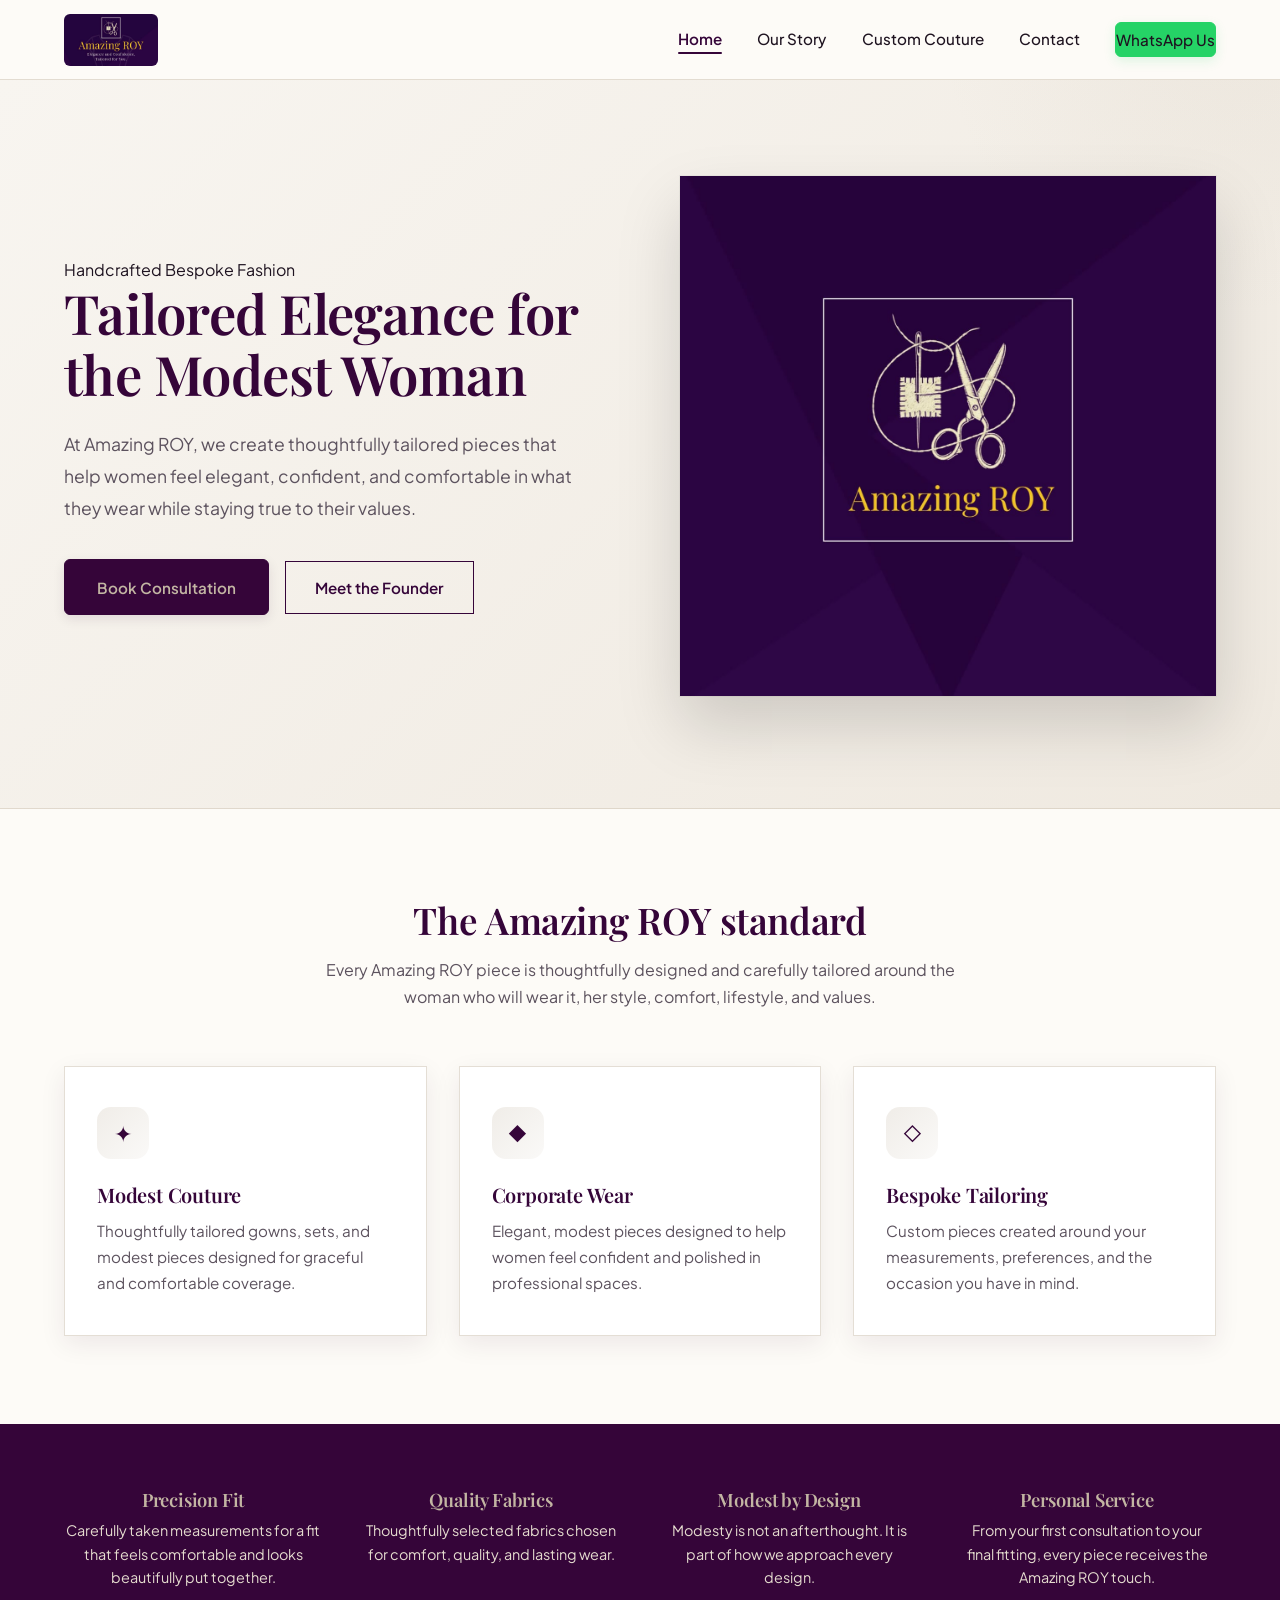
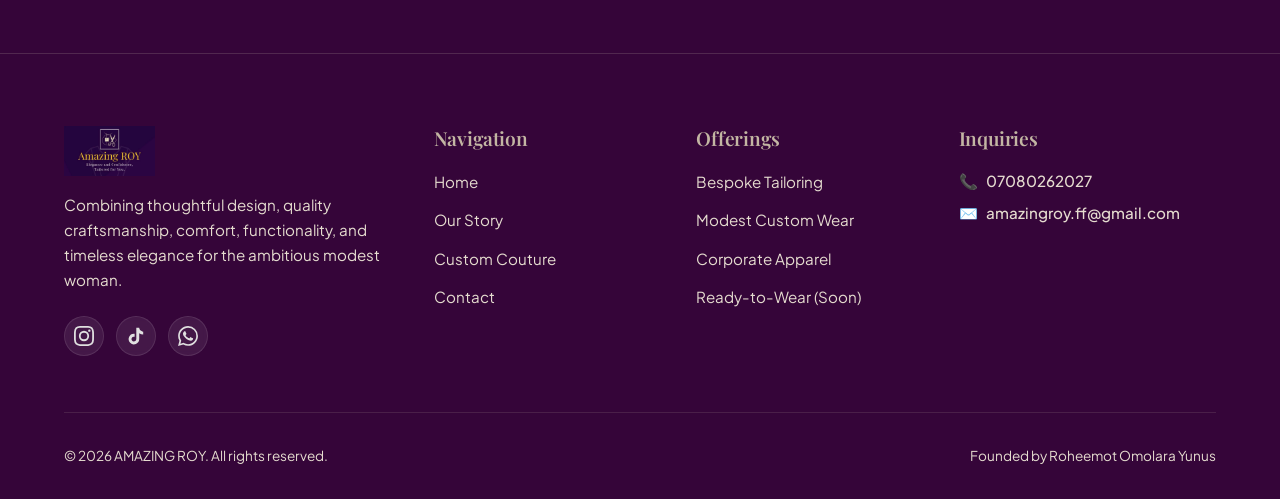
<file: index.html>
<!DOCTYPE html>
<html lang="en">
<head>
  <meta charset="UTF-8">
  <meta name="viewport" content="width=device-width, initial-scale=1.0">
  <meta name="description" content="AMAZING ROY — Bespoke modest apparel, corporate wear, and custom tailoring for the ambitious woman. Based in Ile-Ife, Osun State.">
  <title>AMAZING ROY | Elegance and Confidence, Tailored for you</title>
  <link rel="stylesheet" href="css/styles.css">
  <style>
    /* ============================================
       HOMEPAGE — PROFESSIONAL REFINEMENTS
       ============================================ */

    /* --- HERO SECTION --- */
    .hero-home {
      background: linear-gradient(135deg, #f8f5f0 0%, #efe9e0 100%);
      padding: 6rem 0 7rem;
      border-bottom: 1px solid var(--color-border);
      position: relative;
      overflow: hidden;
    }

    .hero-home::before {
      content: '';
      position: absolute;
      top: -50%;
      right: -20%;
      width: 600px;
      height: 600px;
      background: radial-gradient(circle, rgba(195, 182, 163, 0.12) 0%, transparent 70%);
      border-radius: 50%;
      pointer-events: none;
    }

    .hero-home .container {
      display: grid;
      grid-template-columns: 1fr 1fr;
      gap: 5rem;
      align-items: center;
      position: relative;
      z-index: 1;
    }

    .hero-content h1 {
      font-family: var(--font-heading);
      font-size: 3.4rem;
      color: var(--color-primary);
      line-height: 1.12;
      margin-bottom: 1.5rem;
      letter-spacing: -0.01em;
    }

    .hero-content p {
      font-size: 1.1rem;
      color: var(--color-text-muted);
      line-height: 1.8;
      margin-bottom: 2.2rem;
      max-width: 520px;
    }

    .hero-actions {
      display: flex;
      gap: 1rem;
      flex-wrap: wrap;
      align-items: center;
    }

    .btn-secondary-outline {
      display: inline-flex;
      align-items: center;
      gap: 0.5rem;
      padding: 0.8rem 1.8rem;
      border: 1.5px solid var(--color-primary);
      border-radius: var(--radius-sm);
      text-decoration: none;
      color: var(--color-primary);
      font-weight: 600;
      font-size: 0.95rem;
      transition: all 0.25s ease;
      background: transparent;
    }

    .btn-secondary-outline:hover {
      background-color: var(--color-primary);
      color: var(--color-white);
      transform: translateY(-2px);
      box-shadow: 0 8px 20px rgba(0, 0, 0, 0.12);
    }

    /* Hero Image Frame */
    .hero-image-frame {
      width: 100%;
      height: 520px;
      border-radius: var(--radius-md);
      overflow: hidden;
      box-shadow: 0 30px 60px rgba(0, 0, 0, 0.15), 0 0 0 1px rgba(0, 0, 0, 0.04);
      position: relative;
      background-color: var(--color-primary);
    }

    .hero-image-frame img {
      width: 100%;
      height: 100%;
      object-fit: cover;
      display: block;
      transition: transform 0.6s ease;
    }

    .hero-image-frame:hover img {
      transform: scale(1.03);
    }

    /* --- SECTION: CORE OFFERINGS --- */
    .offerings-section {
      padding: 5.5rem 0;
    }

    .section-header {
      text-align: center;
      max-width: 640px;
      margin: 0 auto 3.5rem auto;
    }

    .section-header h2 {
      font-family: var(--font-heading);
      font-size: 2.3rem;
      color: var(--color-primary);
      margin-bottom: 0.8rem;
      line-height: 1.25;
    }

    .section-header p {
      color: var(--color-text-muted);
      font-size: 1rem;
      line-height: 1.7;
    }

    .offerings-grid {
      display: grid;
      grid-template-columns: repeat(auto-fit, minmax(280px, 1fr));
      gap: 2rem;
    }

    .offering-card {
      background: var(--color-white);
      padding: 2.5rem 2rem;
      border-radius: var(--radius-md);
      border: 1px solid var(--color-border);
      box-shadow: var(--shadow-card);
      transition: transform 0.3s ease, box-shadow 0.3s ease, border-color 0.3s ease;
      position: relative;
      overflow: hidden;
    }

    .offering-card::before {
      content: '';
      position: absolute;
      top: 0;
      left: 0;
      right: 0;
      height: 3px;
      background: linear-gradient(90deg, var(--color-secondary), var(--color-primary));
      transform: scaleX(0);
      transform-origin: left;
      transition: transform 0.4s ease;
    }

    .offering-card:hover {
      transform: translateY(-6px);
      box-shadow: var(--shadow-hover);
      border-color: var(--color-secondary);
    }

    .offering-card:hover::before {
      transform: scaleX(1);
    }

    .offering-icon {
      display: inline-flex;
      align-items: center;
      justify-content: center;
      width: 52px;
      height: 52px;
      border-radius: 14px;
      background: linear-gradient(135deg, rgba(195, 182, 163, 0.25), rgba(195, 182, 163, 0.08));
      color: var(--color-primary);
      margin-bottom: 1.4rem;
      font-size: 1.4rem;
    }

    .offering-card h3 {
      font-family: var(--font-heading);
      color: var(--color-primary);
      margin-bottom: 0.7rem;
      font-size: 1.25rem;
    }

    .offering-card p {
      color: var(--color-text-muted);
      font-size: 0.95rem;
      line-height: 1.7;
      margin: 0;
    }

    /* --- SECTION: BRAND PROMISE --- */
    .promise-strip {
      background-color: var(--color-primary);
      padding: 4rem 0;
      color: var(--color-white);
    }

    .promise-grid {
      display: grid;
      grid-template-columns: repeat(auto-fit, minmax(200px, 1fr));
      gap: 2.5rem;
      text-align: center;
    }

    .promise-item h3 {
      font-family: var(--font-heading);
      color: var(--color-secondary);
      font-size: 1.15rem;
      margin-bottom: 0.5rem;
    }

    .promise-item p {
      color: var(--color-accent);
      font-size: 0.9rem;
      line-height: 1.6;
      margin: 0;
    }

    /* --- RESPONSIVE --- */
    @media (max-width: 900px) {
      .hero-home .container {
        grid-template-columns: 1fr;
        gap: 3rem;
      }

      .hero-content h1 {
        font-size: 2.6rem;
      }

      .hero-image-frame {
        height: 400px;
      }
    }

    @media (max-width: 600px) {
      .hero-home {
        padding: 4rem 0 5rem;
      }

      .hero-content h1 {
        font-size: 2rem;
      }

      .hero-content p {
        font-size: 1rem;
      }

      .hero-image-frame {
        height: 320px;
      }

      .offerings-section {
        padding: 3.5rem 0;
      }

      .section-header h2 {
        font-size: 1.8rem;
      }

      .offering-card {
        padding: 2rem 1.5rem;
      }

      .promise-strip {
        padding: 3rem 0;
      }
    }
  </style>
</head>
<body>

  <!-- ============================================
       SITE NAVIGATION
       ============================================ -->
  <header class="site-header">
    <div class="container nav-wrapper">
      <a href="index.html">
        <img src="assets/logo1.jpg" alt="AMAZING ROY Logo" class="brand-logo">
      </a>
      <nav>
        <ul class="nav-links">
          <li><a href="index.html" class="active">Home</a></li>
          <li><a href="about.html">Our Story</a></li>
          <li><a href="services.html">Custom Couture</a></li>
          <li><a href="contact.html">Contact</a></li>
          <li>
            <a href="https://wa.me/2347080262027?text=Hello%20Amazing%20ROY..." target="_blank" class="btn-whatsapp">WhatsApp Us</a>
          </li>
        </ul>
      </nav>
    </div>
  </header>

  <!-- ============================================
       HERO SECTION
       ============================================ -->
  <section class="hero-home">
    <div class="container">

      <div class="hero-content">
        <span class="section-tag">Handcrafted Bespoke Fashion</span>
        <h1>Tailored Elegance for the Modest Woman</h1>
        <p>
          At Amazing ROY, we create thoughtfully tailored pieces that help women feel elegant, confident, and comfortable in what they wear while staying true to their values.
        </p>
        <div class="hero-actions">
          <a href="services.html" class="btn-primary">Book Consultation</a>
          <a href="about.html" class="btn-secondary-outline">Meet the Founder</a>
        </div>
      </div>

      <div>
        <div class="hero-image-frame">
          <img src="assets/logo.jpeg" alt="Bespoke Modest Couture Outfit by AMAZING ROY COUTURE">
        </div>
      </div>

    </div>
  </section>

  <!-- ============================================
       CORE OFFERINGS GRID
       ============================================ -->
  <section class="offerings-section">
    <div class="container">

      <div class="section-header">
        <h2>The Amazing ROY standard</h2>
        <p>Every Amazing ROY piece is thoughtfully designed and carefully tailored around the woman who will wear it, her style, comfort, lifestyle, and values.</p>
      </div>

      <div class="offerings-grid">

        <div class="offering-card">
          <div class="offering-icon">✦</div>
          <h3>Modest Couture</h3>
          <p>Thoughtfully tailored gowns, sets, and modest pieces designed for graceful and comfortable coverage.</p>
        </div>

        <div class="offering-card">
          <div class="offering-icon">◆</div>
          <h3>Corporate Wear</h3>
          <p>Elegant, modest pieces designed to help women feel confident and polished in professional spaces.</p>
        </div>

        <div class="offering-card">
          <div class="offering-icon">◇</div>
          <h3>Bespoke Tailoring</h3>
          <p>Custom pieces created around your measurements, preferences, and the occasion you have in mind.</p>
        </div>

      </div>
    </div>
  </section>

  <!-- ============================================
       BRAND PROMISE STRIP
       ============================================ -->
  <section class="promise-strip">
    <div class="container">
      <div class="promise-grid">
        <div class="promise-item">
          <h3>Precision Fit</h3>
          <p>Carefully taken measurements for a fit that feels comfortable and looks beautifully put together.</p>
        </div>
        <div class="promise-item">
          <h3>Quality Fabrics</h3>
          <p>Thoughtfully selected fabrics chosen for comfort, quality, and lasting wear.</p>
        </div>
        <div class="promise-item">
          <h3>Modest by Design</h3>
          <p>Modesty is not an afterthought. It is part of how we approach every design.</p>
        </div>
        <div class="promise-item">
          <h3>Personal Service</h3>
          <p>From your first consultation to your final fitting, every piece receives the Amazing ROY touch.</p>
        </div>
      </div>
    </div>
  </section>

  <!-- ============================================
       REUSABLE SITE FOOTER
       ============================================ -->
  <footer class="site-footer">
    <div class="container">
      <div class="footer-grid">

        <!-- Brand Info & Social Media Links -->
        <div class="footer-brand">
          <a href="index.html">
            <img src="assets/logo1.jpg" alt="AMAZING ROY Logo" style="height: 50px; border-radius: var(--radius-sm);">
          </a>
          <p>
            Combining thoughtful design, quality craftsmanship, comfort, functionality, and timeless elegance for the ambitious modest woman.
          </p>

          <!-- Social Media SVG Icons -->
          <div class="social-links">

            <!-- Instagram -->
            <a href="https://www.instagram.com/amazing_roy_f" target="_blank" class="social-icon" aria-label="Instagram">
              <svg xmlns="http://www.w3.org/2000/svg" viewBox="0 0 24 24" width="20" height="20" fill="currentColor">
                <path d="M12 2.163c3.204 0 3.584.012 4.85.07 3.252.148 4.771 1.691 4.919 4.919.058 1.265.069 1.645.069 4.849 0 3.205-.012 3.584-.069 4.849-.149 3.225-1.664 4.771-4.919 4.919-1.266.058-1.644.07-4.85.07-3.204 0-3.584-.012-4.849-.07-3.26-.149-4.771-1.699-4.919-4.92-.058-1.265-.07-1.644-.07-4.849 0-3.204.013-3.583.07-4.849.149-3.227 1.664-4.771 4.919-4.919 1.266-.057 1.645-.069 4.849-.069zM12 0C8.741 0 8.333.014 7.053.072 2.695.272.273 2.69.073 7.052.014 8.333 0 8.741 0 12c0 3.259.014 3.668.072 4.948.2 4.358 2.618 6.78 6.98 6.98C8.333 23.986 8.741 24 12 24c3.259 0 3.668-.014 4.948-.072 4.354-.2 6.782-2.618 6.979-6.98.059-1.28.073-1.689.073-4.948 0-3.259-.014-3.667-.072-4.947-.196-4.354-2.617-6.78-6.979-6.98C15.668.014 15.259 0 12 0zm0 5.838a6.162 6.162 0 100 12.324 6.162 6.162 0 000-12.324zM12 16a4 4 0 110-8 4 4 0 010 8zm6.406-11.845a1.44 1.44 0 100 2.881 1.44 1.44 0 000-2.881z"/>
              </svg>
            </a>

            <!-- TikTok -->
            <a href="https://tiktok.com/@amazing_roy_f" target="_blank" class="social-icon" aria-label="TikTok">
              <svg xmlns="http://www.w3.org/2000/svg" viewBox="0 0 24 24" width="20" height="20" fill="currentColor">
                <path d="M19.59 6.69a4.83 4.83 0 01-3.77-4.25V2h-3.45v13.67a2.89 2.89 0 01-5.2 1.74 2.89 2.89 0 012.31-4.64 2.93 2.93 0 01.88.13V9.4a6.84 6.84 0 00-1-.05A6.33 6.33 0 005 20.1a6.34 6.34 0 0010.86-4.43v-7a8.16 8.16 0 004.77 1.52v-3.4a4.85 4.85 0 01-1-.1z"/>
              </svg>
            </a>

            <!-- WhatsApp -->
            <a href="https://wa.me/2347080262027" target="_blank" class="social-icon" aria-label="WhatsApp">
              <svg xmlns="http://www.w3.org/2000/svg" viewBox="0 0 24 24" width="20" height="20" fill="currentColor">
                <path d="M17.472 14.382c-.297-.149-1.758-.867-2.03-.967-.273-.099-.471-.148-.67.15-.197.297-.767.966-.94 1.164-.173.199-.347.223-.644.075-.297-.15-1.255-.463-2.39-1.475-.883-.788-1.48-1.761-1.653-2.059-.173-.297-.018-.458.13-.606.134-.133.298-.347.446-.52.149-.174.198-.298.298-.497.099-.198.05-.371-.025-.52-.075-.149-.669-1.612-.916-2.207-.242-.579-.487-.5-.669-.51-.173-.008-.371-.01-.57-.01-.198 0-.52.074-.792.372-.272.297-1.04 1.016-1.04 2.479 0 1.462 1.065 2.875 1.213 3.074.149.198 2.096 3.2 5.077 4.487.709.306 1.262.489 1.694.625.712.227 1.36.195 1.871.118.571-.085 1.758-.719 2.006-1.413.248-.694.248-1.289.173-1.413-.074-.124-.272-.198-.57-.347m-5.421 7.403h-.004a9.87 9.87 0 01-5.031-1.378l-.361-.214-3.741.982.998-3.648-.235-.374a9.86 9.86 0 01-1.51-5.26c.001-5.45 4.436-9.884 9.888-9.884 2.64 0 5.122 1.03 6.988 2.898a9.825 9.825 0 012.893 6.994c-.003 5.45-4.437 9.884-9.885 9.884m8.413-18.297A11.815 11.815 0 0012.05 0C5.495 0 .16 5.335.157 11.892c0 2.096.547 4.142 1.588 5.945L.057 24l6.305-1.654a11.882 11.882 0 005.683 1.448h.005c6.554 0 11.89-5.335 11.893-11.893a11.821 11.821 0 00-3.48-8.413z"/>
              </svg>
            </a>

          </div>
        </div>

        <!-- Quick Navigation -->
        <div>
          <h4 class="footer-title">Navigation</h4>
          <ul class="footer-links">
            <li><a href="index.html">Home</a></li>
            <li><a href="about.html">Our Story</a></li>
            <li><a href="services.html">Custom Couture</a></li>
            <li><a href="contact.html">Contact</a></li>
          </ul>
        </div>

        <!-- Offerings -->
        <div>
          <h4 class="footer-title">Offerings</h4>
          <ul class="footer-links">
            <li><a href="services.html">Bespoke Tailoring</a></li>
            <li><a href="services.html">Modest Custom Wear</a></li>
            <li><a href="services.html">Corporate Apparel</a></li>
            <li><a href="services.html">Ready-to-Wear (Soon)</a></li>
          </ul>
        </div>

        <!-- Studio Contact Info -->
        <div>
          <h4 class="footer-title">Inquiries</h4>

          <div class="footer-contact-item">
            <span>📞</span>
            <a href="tel:07080262027">07080262027</a>
          </div>

          <div class="footer-contact-item">
            <span>✉️</span>
            <a href="mailto:amazingroy.ff@gmail.com">amazingroy.ff@gmail.com</a>
          </div>
        </div>

      </div>

      <!-- Bottom Bar -->
      <div class="footer-bottom">
        <p>&copy; 2026 AMAZING ROY. All rights reserved.</p>
        <p>Founded by Roheemot Omolara Yunus</p>
      </div>
    </div>
  </footer>

  <!-- ============================================
       FOOTER SOCIAL ICON STYLES
       ============================================ -->
  <style>
    .social-links {
      display: flex;
      gap: 12px;
      flex-wrap: wrap;
      margin-top: 16px;
    }

    .social-icon {
      display: inline-flex;
      align-items: center;
      justify-content: center;
      width: 40px;
      height: 40px;
      border-radius: 50%;
      background-color: rgba(255, 255, 255, 0.08);
      color: #e0e0e0;
      transition: all 0.25s ease;
      text-decoration: none;
      border: 1px solid rgba(255, 255, 255, 0.1);
    }

    .social-icon:hover {
      background-color: var(--accent, #c9a87c);
      color: #1a1a1a;
      border-color: var(--accent, #c9a87c);
      transform: translateY(-3px);
      box-shadow: 0 8px 16px rgba(0, 0, 0, 0.2);
    }

    .social-icon svg {
      width: 20px;
      height: 20px;
      display: block;
      fill: currentColor;
    }

    .footer-contact-item {
      display: flex;
      gap: 8px;
      align-items: flex-start;
      margin-bottom: 8px;
      font-size: 0.95rem;
    }

    .footer-contact-item a {
      color: inherit;
      text-decoration: none;
      transition: color 0.2s;
    }

    .footer-contact-item a:hover {
      color: var(--accent, #c9a87c);
    }
  </style>

  <script src="js/main.js"></script>
</body>
</html>
</file>
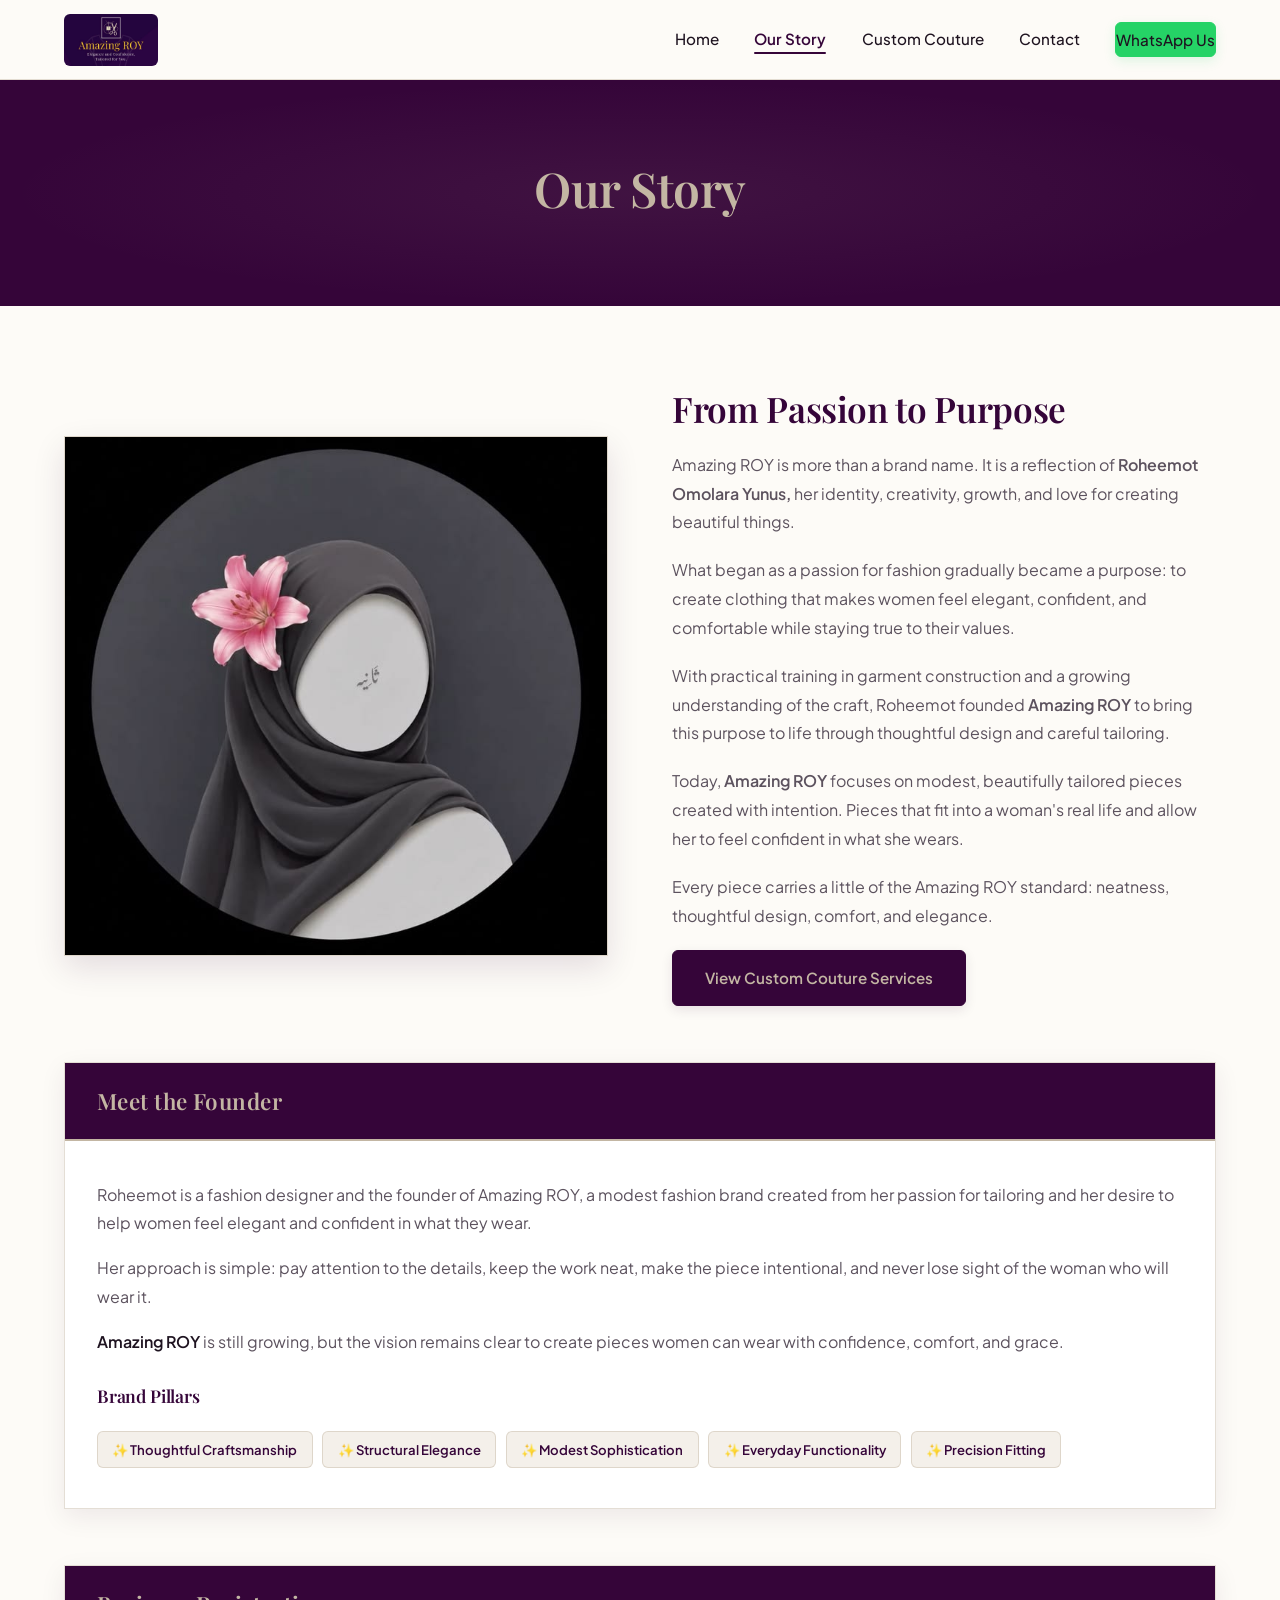
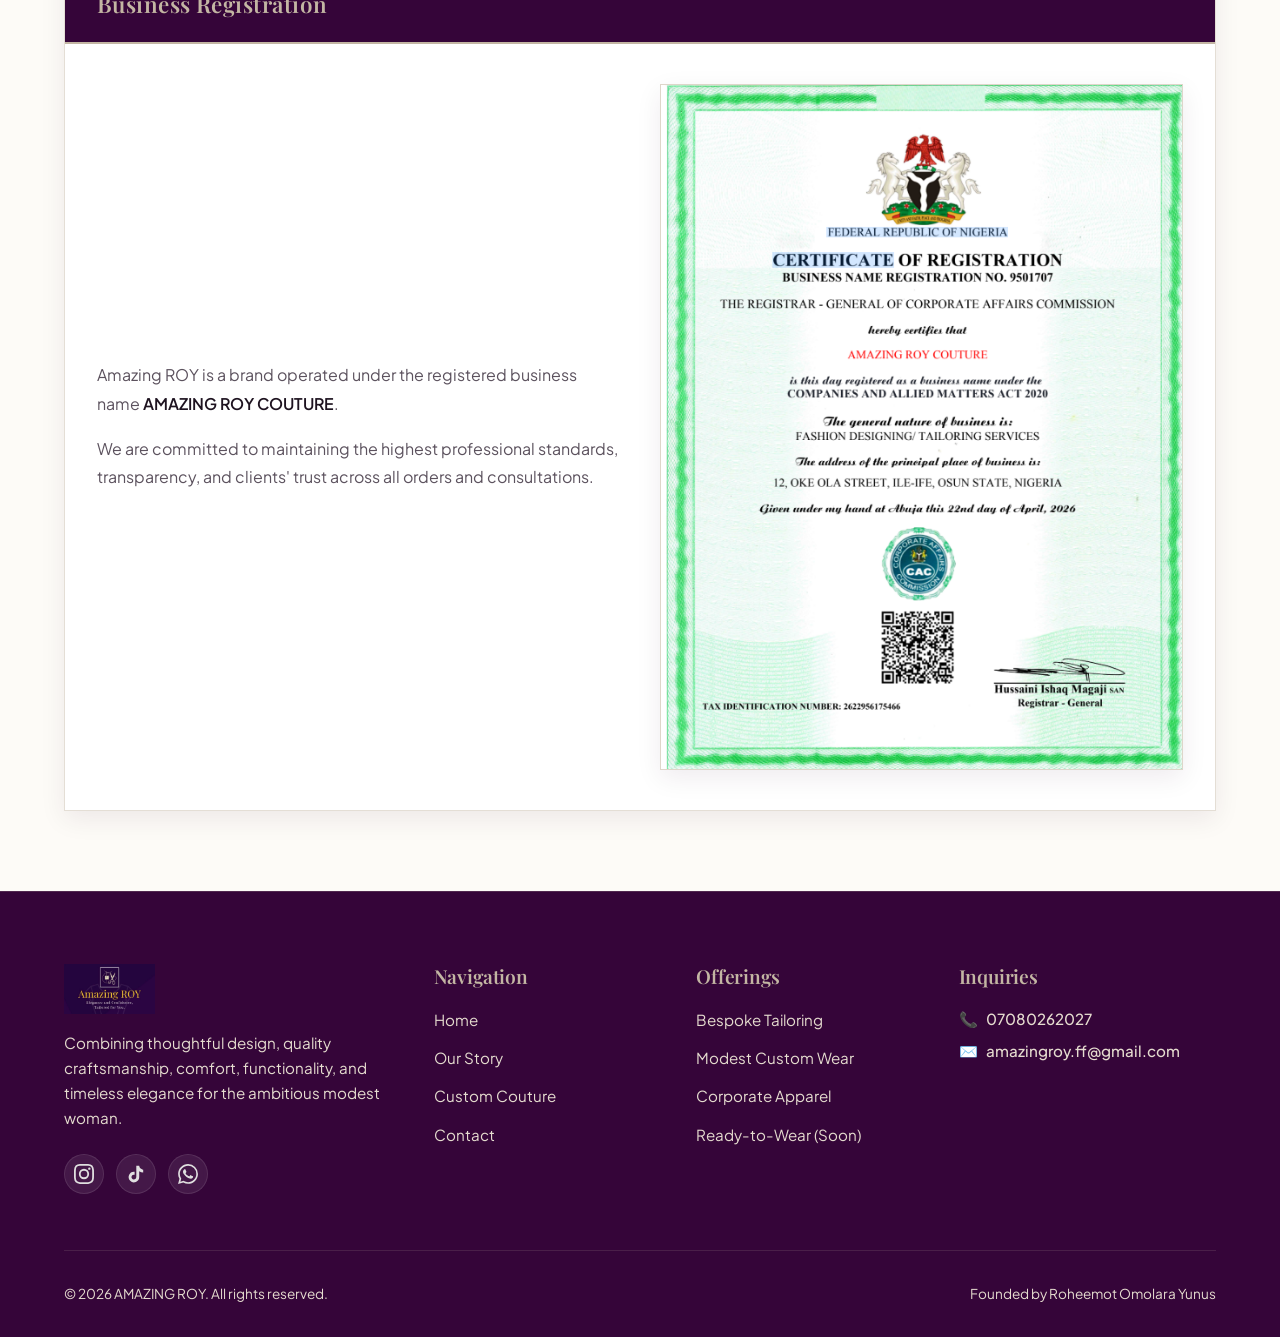
<file: about.html>
<!DOCTYPE html>
<html lang="en">
<head>
  <meta charset="UTF-8">
  <meta name="viewport" content="width=device-width, initial-scale=1.0">
  <title>Our Story & Founder Profile | AMAZING ROY</title>
  <link rel="stylesheet" href="css/styles.css">
  <style>
    /* ============================================
       FOUNDER PROFILE & BIOGRAPHY STYLING
       ============================================ */

    /* --- Main Profile Card --- */
    .founder-profile-card {
      background-color: var(--color-white);
      border: 1px solid var(--color-border);
      border-radius: var(--radius-md);
      box-shadow: var(--shadow-card);
      overflow: hidden;
      margin-top: 3.5rem;
      transition: box-shadow 0.3s ease;
    }

    .founder-profile-card:hover {
      box-shadow: var(--shadow-hover);
    }

    /* --- Profile Banner Header --- */
    .profile-banner-header {
      background-color: var(--color-primary);
      color: var(--color-secondary);
      padding: 1.5rem 2rem;
      display: flex;
      justify-content: space-between;
      align-items: center;
      flex-wrap: wrap;
      gap: 1rem;
      border-bottom: 2px solid var(--color-secondary);
    }

    .profile-banner-header h3 {
      font-family: var(--font-heading);
      font-size: 1.4rem;
      color: var(--color-secondary);
      margin: 0;
      letter-spacing: 0.02em;
    }

    /* --- Bio Narrative Box --- */
    .bio-narrative-box {
      padding: 2.5rem 2rem;
      background-color: var(--color-white);
    }

    .bio-narrative-box p {
      color: var(--color-text-muted);
      line-height: 1.8;
      margin-bottom: 1rem;
      font-size: 1rem;
    }

    .bio-narrative-box p:last-child {
      margin-bottom: 0;
    }

    /* --- Brand Pillars --- */
    .bio-pillars {
      display: flex;
      flex-wrap: wrap;
      gap: 0.6rem;
      margin-top: 1.5rem;
    }

    .pillar-chip {
      font-size: 0.82rem;
      font-weight: 600;
      background-color: var(--color-secondary-light);
      color: var(--color-primary);
      padding: 0.4rem 0.9rem;
      border-radius: 6px;
      border: 1px solid var(--color-border);
      transition: all 0.2s ease;
    }

    .pillar-chip:hover {
      background-color: var(--color-primary);
      color: var(--color-secondary);
      border-color: var(--color-primary);
      transform: translateY(-1px);
    }

    /* ============================================
       BUSINESS REGISTRATION CERTIFICATE CARD
       ============================================ */
    .certificate-card {
      margin-top: 3.5rem;
      background-color: var(--color-white);
      border: 1px solid var(--color-border);
      border-radius: var(--radius-md);
      box-shadow: var(--shadow-card);
      overflow: hidden;
      transition: box-shadow 0.3s ease;
    }

    .certificate-card:hover {
      box-shadow: var(--shadow-hover);
    }

    .certificate-body {
      padding: 2.5rem 2rem;
      display: grid;
      grid-template-columns: repeat(auto-fit, minmax(290px, 1fr));
      gap: 2.5rem;
      align-items: center;
    }

    .certificate-copy p {
      color: var(--color-text-muted);
      line-height: 1.8;
      margin-bottom: 1rem;
      font-size: 1rem;
    }

    .certificate-copy p:last-child {
      margin-bottom: 0;
    }

    .certificate-preview-link {
      display: block;
      border: 1px solid var(--color-border);
      border-radius: var(--radius-sm);
      overflow: hidden;
      background-color: var(--color-secondary-light);
      box-shadow: var(--shadow-card);
    }

    .certificate-preview-link img {
      width: 100%;
      height: auto;
      display: block;
    }

    /* ============================================
       HERO BANNER
       ============================================ */
    .story-hero {
      background-color: var(--color-primary);
      color: var(--color-white);
      padding: 5rem 0;
      text-align: center;
      position: relative;
      overflow: hidden;
    }

    .story-hero::before {
      content: '';
      position: absolute;
      top: 0;
      left: 0;
      right: 0;
      bottom: 0;
      background: radial-gradient(ellipse at center, rgba(195, 182, 163, 0.08) 0%, transparent 70%);
      pointer-events: none;
    }

    .story-hero .container {
      position: relative;
      z-index: 1;
    }

    .story-hero h1 {
      color: var(--color-secondary);
      font-size: 3rem;
      margin-bottom: 0.5rem;
      line-height: 1.2;
    }

    .story-hero p {
      color: var(--color-accent);
      font-size: 1.1rem;
      max-width: 600px;
      margin: 0 auto;
    }

    /* ============================================
       FOUNDER OVERVIEW SECTION
       ============================================ */
    .founder-overview {
      padding: 5rem 0;
    }

    .founder-intro-grid {
      display: grid;
      grid-template-columns: repeat(auto-fit, minmax(320px, 1fr));
      gap: 4rem;
      align-items: center;
    }

    .founder-portrait {
      position: relative;
    }

    .founder-portrait-frame {
      width: 100%;
      height: 520px;
      border-radius: var(--radius-md);
      overflow: hidden;
      box-shadow: var(--shadow-hover);
      border: 1px solid var(--color-border);
      background-color: var(--color-secondary-light);
    }

    .founder-portrait-frame img {
      width: 100%;
      height: 100%;
      object-fit: cover;
      display: block;
    }

    .founder-narrative h2 {
      font-size: 2.2rem;
      margin-bottom: 1.2rem;
      line-height: 1.3;
    }

    .founder-narrative p {
      margin-bottom: 1.2rem;
      line-height: 1.8;
      color: var(--color-text-muted);
    }

    .founder-narrative p strong {
      color: var(--color-text);
    }

    /* ============================================
       RESPONSIVE ADJUSTMENTS
       ============================================ */
    @media (max-width: 768px) {
      .story-hero h1 {
        font-size: 2.2rem;
      }

      .story-hero p {
        font-size: 1rem;
      }

      .founder-overview {
        padding: 3rem 0;
      }

      .founder-intro-grid {
        gap: 2.5rem;
      }

      .founder-portrait-frame {
        height: 400px;
      }

      .founder-narrative h2 {
        font-size: 1.8rem;
      }

      .bio-narrative-box,
      .certificate-body {
        padding: 2rem 1.5rem;
      }

      .profile-banner-header {
        padding: 1.2rem 1.5rem;
      }

      .profile-banner-header h3 {
        font-size: 1.2rem;
      }
    }

    @media (max-width: 480px) {
      .story-hero {
        padding: 3.5rem 0;
      }

      .story-hero h1 {
        font-size: 1.8rem;
      }

      .founder-portrait-frame {
        height: 320px;
      }

      .founder-narrative h2 {
        font-size: 1.5rem;
      }

      .bio-narrative-box,
      .certificate-body {
        padding: 1.5rem 1.2rem;
      }

      .pillar-chip {
        font-size: 0.75rem;
        padding: 0.3rem 0.7rem;
      }
    }
  </style>
</head>
<body>

  <!-- ============================================
       SITE NAVIGATION HEADER
       ============================================ -->
  <header class="site-header">
    <div class="container nav-wrapper">
      <a href="index.html">
        <img src="assets/logo1.jpg" alt="AMAZING ROY Logo" class="brand-logo">
      </a>
      <nav>
        <ul class="nav-links">
          <li><a href="index.html">Home</a></li>
          <li><a href="about.html" class="active">Our Story</a></li>
          <li><a href="services.html">Custom Couture</a></li>
          <li><a href="contact.html">Contact</a></li>
          <li>
            <a href="https://wa.me/2347080262027?text=Hello%20Amazing%20ROY..." target="_blank" class="btn-whatsapp">WhatsApp Us</a>
          </li>
        </ul>
      </nav>
    </div>
  </header>

  <!-- ============================================
       HERO BANNER
       ============================================ -->
  <section class="story-hero">
    <div class="container">
      <h1>Our Story</h1>
      <p></p>
    </div>
  </section>

  <!-- ============================================
       FOUNDER OVERVIEW SECTION
       ============================================ -->
  <section class="founder-overview">
    <div class="container">

      <!-- Top Grid: Image & Core Narrative -->
      <div class="founder-intro-grid">

        <!-- Founder Portrait Container -->
        <div class="founder-portrait">
          <div class="founder-portrait-frame">
            <img src="assets/founder.jpg"
                 alt="Roheemot Omolara Yunus — Founder &amp; Creative Director"
                 loading="lazy">
          </div>
        </div>

        <!-- Narrative Content -->
        <div class="founder-narrative">
          <h2>From Passion to Purpose</h2>
          <p>
            Amazing ROY is more than a brand name. It is a reflection of <strong>Roheemot Omolara Yunus,</strong> her identity, creativity, growth, and love for creating beautiful things.
          </p>
          <p>
            What began as a passion for fashion gradually became a purpose: to create clothing that makes women feel elegant, confident, and comfortable while staying true to their values.
          </p>
          <p>
            With practical training in garment construction and a growing understanding of the craft, Roheemot founded <strong>Amazing ROY</strong> to bring this purpose to life through thoughtful design and careful tailoring.
          </p>
          <p>
            Today, <strong>Amazing ROY</strong> focuses on modest, beautifully tailored pieces created with intention. Pieces that fit into a woman's real life and allow her to feel confident in what she wears.
          </p>
          <p>
            Every piece carries a little of the Amazing ROY standard: neatness, thoughtful design, comfort, and elegance.
          </p>
          <a href="services.html" class="btn-primary">View Custom Couture Services</a>
        </div>

      </div>

      <!-- ============================================
           COMPREHENSIVE FOUNDER PROFILE CARD
           ============================================ -->
      <div class="founder-profile-card">

        <!-- Header -->
        <div class="profile-banner-header">
          <h3>Meet the Founder</h3>
        </div>

        <!-- Detailed Bio Paragraphs -->
        <div class="bio-narrative-box">
          <p>
           Roheemot is a fashion designer and the founder of Amazing ROY, a modest fashion brand created from her passion for tailoring and her desire to help women feel elegant and confident in what they wear.
          </p>
          <p>
            Her approach is simple: pay attention to the details, keep the work neat, make the piece intentional, and never lose sight of the woman who will wear it.
          </p>
          <p>
            <strong>Amazing ROY</strong> is still growing, but the vision remains clear to create pieces women can wear with confidence, comfort, and grace.
          </p>

          <!-- Core Brand Pillars -->
          <div style="margin-top: 1.8rem;">
            <h4 style="font-size: 1.1rem; margin-bottom: 0.8rem; font-family: var(--font-heading); color: var(--color-primary);">Brand Pillars</h4>
            <div class="bio-pillars">
              <span class="pillar-chip">✨ Thoughtful Craftsmanship</span>
              <span class="pillar-chip">✨ Structural Elegance</span>
              <span class="pillar-chip">✨ Modest Sophistication</span>
              <span class="pillar-chip">✨ Everyday Functionality</span>
              <span class="pillar-chip">✨ Precision Fitting</span>
            </div>
          </div>
        </div>

      </div>

      <!-- ============================================
           BUSINESS REGISTRATION CERTIFICATE CARD
           ============================================ -->
      <div class="certificate-card">
        <div class="profile-banner-header">
          <h3>Business Registration</h3>
        </div>

        <div class="certificate-body">
          <div class="certificate-copy">
            <p>
              Amazing ROY is a brand operated under the registered business name <strong>AMAZING ROY COUTURE</strong>.
            </p>
            <p>
              We are committed to maintaining the highest professional standards, transparency, and clients' trust across all orders and consultations.
            </p>
          </div>

          <a href="assets/certificate.png" target="_blank" class="certificate-preview-link" title="View Full Registration Certificate">
            <img src="assets/certificate.png" alt="AMAZING ROY COUTURE Business Registration Certificate" loading="lazy">
          </a>
        </div>
      </div>

    </div>
  </section>

  <!-- ============================================
       REUSABLE SITE FOOTER
       ============================================ -->
  <footer class="site-footer">
    <div class="container">
      <div class="footer-grid">

        <!-- Brand Info & Social Media Links -->
        <div class="footer-brand">
          <a href="index.html">
            <img src="assets/logo1.jpg" alt="AMAZING ROY Logo" style="height: 50px; border-radius: var(--radius-sm);">
          </a>
          <p>
            Combining thoughtful design, quality craftsmanship, comfort, functionality, and timeless elegance for the ambitious modest woman.
          </p>

           <!-- Social Media SVG Icons -->
          <div class="social-links">

            <!-- Instagram -->
            <a href="https://www.instagram.com/amazing_roy_f" target="_blank" class="social-icon" aria-label="Instagram">
              <svg xmlns="http://www.w3.org/2000/svg" viewBox="0 0 24 24" width="20" height="20" fill="currentColor">
                <path d="M12 2.163c3.204 0 3.584.012 4.85.07 3.252.148 4.771 1.691 4.919 4.919.058 1.265.069 1.645.069 4.849 0 3.205-.012 3.584-.069 4.849-.149 3.225-1.664 4.771-4.919 4.919-1.266.058-1.644.07-4.85.07-3.204 0-3.584-.012-4.849-.07-3.26-.149-4.771-1.699-4.919-4.92-.058-1.265-.07-1.644-.07-4.849 0-3.204.013-3.583.07-4.849.149-3.227 1.664-4.771 4.919-4.919 1.266-.057 1.645-.069 4.849-.069zM12 0C8.741 0 8.333.014 7.053.072 2.695.272.273 2.69.073 7.052.014 8.333 0 8.741 0 12c0 3.259.014 3.668.072 4.948.2 4.358 2.618 6.78 6.98 6.98C8.333 23.986 8.741 24 12 24c3.259 0 3.668-.014 4.948-.072 4.354-.2 6.782-2.618 6.979-6.98.059-1.28.073-1.689.073-4.948 0-3.259-.014-3.667-.072-4.947-.196-4.354-2.617-6.78-6.979-6.98C15.668.014 15.259 0 12 0zm0 5.838a6.162 6.162 0 100 12.324 6.162 6.162 0 000-12.324zM12 16a4 4 0 110-8 4 4 0 010 8zm6.406-11.845a1.44 1.44 0 100 2.881 1.44 1.44 0 000-2.881z"/>
              </svg>
            </a>

            <!-- TikTok -->
            <a href="https://tiktok.com/@amazing_roy_f" target="_blank" class="social-icon" aria-label="TikTok">
              <svg xmlns="http://www.w3.org/2000/svg" viewBox="0 0 24 24" width="20" height="20" fill="currentColor">
                <path d="M19.59 6.69a4.83 4.83 0 01-3.77-4.25V2h-3.45v13.67a2.89 2.89 0 01-5.2 1.74 2.89 2.89 0 012.31-4.64 2.93 2.93 0 01.88.13V9.4a6.84 6.84 0 00-1-.05A6.33 6.33 0 005 20.1a6.34 6.34 0 0010.86-4.43v-7a8.16 8.16 0 004.77 1.52v-3.4a4.85 4.85 0 01-1-.1z"/>
              </svg>
            </a>

            <!-- WhatsApp -->
            <a href="https://wa.me/2347080262027" target="_blank" class="social-icon" aria-label="WhatsApp">
              <svg xmlns="http://www.w3.org/2000/svg" viewBox="0 0 24 24" width="20" height="20" fill="currentColor">
                <path d="M17.472 14.382c-.297-.149-1.758-.867-2.03-.967-.273-.099-.471-.148-.67.15-.197.297-.767.966-.94 1.164-.173.199-.347.223-.644.075-.297-.15-1.255-.463-2.39-1.475-.883-.788-1.48-1.761-1.653-2.059-.173-.297-.018-.458.13-.606.134-.133.298-.347.446-.52.149-.174.198-.298.298-.497.099-.198.05-.371-.025-.52-.075-.149-.669-1.612-.916-2.207-.242-.579-.487-.5-.669-.51-.173-.008-.371-.01-.57-.01-.198 0-.52.074-.792.372-.272.297-1.04 1.016-1.04 2.479 0 1.462 1.065 2.875 1.213 3.074.149.198 2.096 3.2 5.077 4.487.709.306 1.262.489 1.694.625.712.227 1.36.195 1.871.118.571-.085 1.758-.719 2.006-1.413.248-.694.248-1.289.173-1.413-.074-.124-.272-.198-.57-.347m-5.421 7.403h-.004a9.87 9.87 0 01-5.031-1.378l-.361-.214-3.741.982.998-3.648-.235-.374a9.86 9.86 0 01-1.51-5.26c.001-5.45 4.436-9.884 9.888-9.884 2.64 0 5.122 1.03 6.988 2.898a9.825 9.825 0 012.893 6.994c-.003 5.45-4.437 9.884-9.885 9.884m8.413-18.297A11.815 11.815 0 0012.05 0C5.495 0 .16 5.335.157 11.892c0 2.096.547 4.142 1.588 5.945L.057 24l6.305-1.654a11.882 11.882 0 005.683 1.448h.005c6.554 0 11.89-5.335 11.893-11.893a11.821 11.821 0 00-3.48-8.413z"/>
              </svg>
            </a>

          </div>
        </div>
        <!-- Quick Navigation -->
        <div>
          <h4 class="footer-title">Navigation</h4>
          <ul class="footer-links">
            <li><a href="index.html">Home</a></li>
            <li><a href="about.html">Our Story</a></li>
            <li><a href="services.html">Custom Couture</a></li>
            <li><a href="contact.html">Contact</a></li>
          </ul>
        </div>

        <!-- Offerings -->
        <div>
          <h4 class="footer-title">Offerings</h4>
          <ul class="footer-links">
            <li><a href="services.html">Bespoke Tailoring</a></li>
            <li><a href="services.html">Modest Custom Wear</a></li>
            <li><a href="services.html">Corporate Apparel</a></li>
            <li><a href="services.html">Ready-to-Wear (Soon)</a></li>
          </ul>
        </div>

        <!-- Studio Contact Info -->
        <div>
          <h4 class="footer-title">Inquiries</h4>

          <div class="footer-contact-item">
            <span>📞</span>
            <a href="tel:07080262027">07080262027</a>
          </div>

          <div class="footer-contact-item">
            <span>✉️</span>
            <a href="mailto:amazingroy.ff@gmail.com">amazingroy.ff@gmail.com</a>
          </div>
        </div>

      </div>

      <!-- Bottom Bar -->
      <div class="footer-bottom">
        <p>&copy; 2026 AMAZING ROY. All rights reserved.</p>
        <p>Founded by Roheemot Omolara Yunus</p>
      </div>
    </div>
  </footer>

  <!-- ============================================
       FOOTER SOCIAL ICON STYLES
       ============================================ -->
  <style>
    .social-links {
      display: flex;
      gap: 12px;
      flex-wrap: wrap;
      margin-top: 16px;
    }

    .social-icon {
      display: inline-flex;
      align-items: center;
      justify-content: center;
      width: 40px;
      height: 40px;
      border-radius: 50%;
      background-color: rgba(255, 255, 255, 0.08);
      color: #e0e0e0;
      transition: all 0.25s ease;
      text-decoration: none;
      border: 1px solid rgba(255, 255, 255, 0.1);
    }

    .social-icon:hover {
      background-color: var(--accent, #c9a87c);
      color: #1a1a1a;
      border-color: var(--accent, #c9a87c);
      transform: translateY(-3px);
      box-shadow: 0 8px 16px rgba(0, 0, 0, 0.2);
    }

    .social-icon svg {
      width: 20px;
      height: 20px;
      display: block;
      fill: currentColor;
    }

    .footer-contact-item {
      display: flex;
      gap: 8px;
      align-items: flex-start;
      margin-bottom: 8px;
      font-size: 0.95rem;
    }

    .footer-contact-item a {
      color: inherit;
      text-decoration: none;
      transition: color 0.2s;
    }

    .footer-contact-item a:hover {
      color: var(--accent, #c9a87c);
    }
  </style>

  <script src="js/main.js"></script>
</body>
</html>
</file>
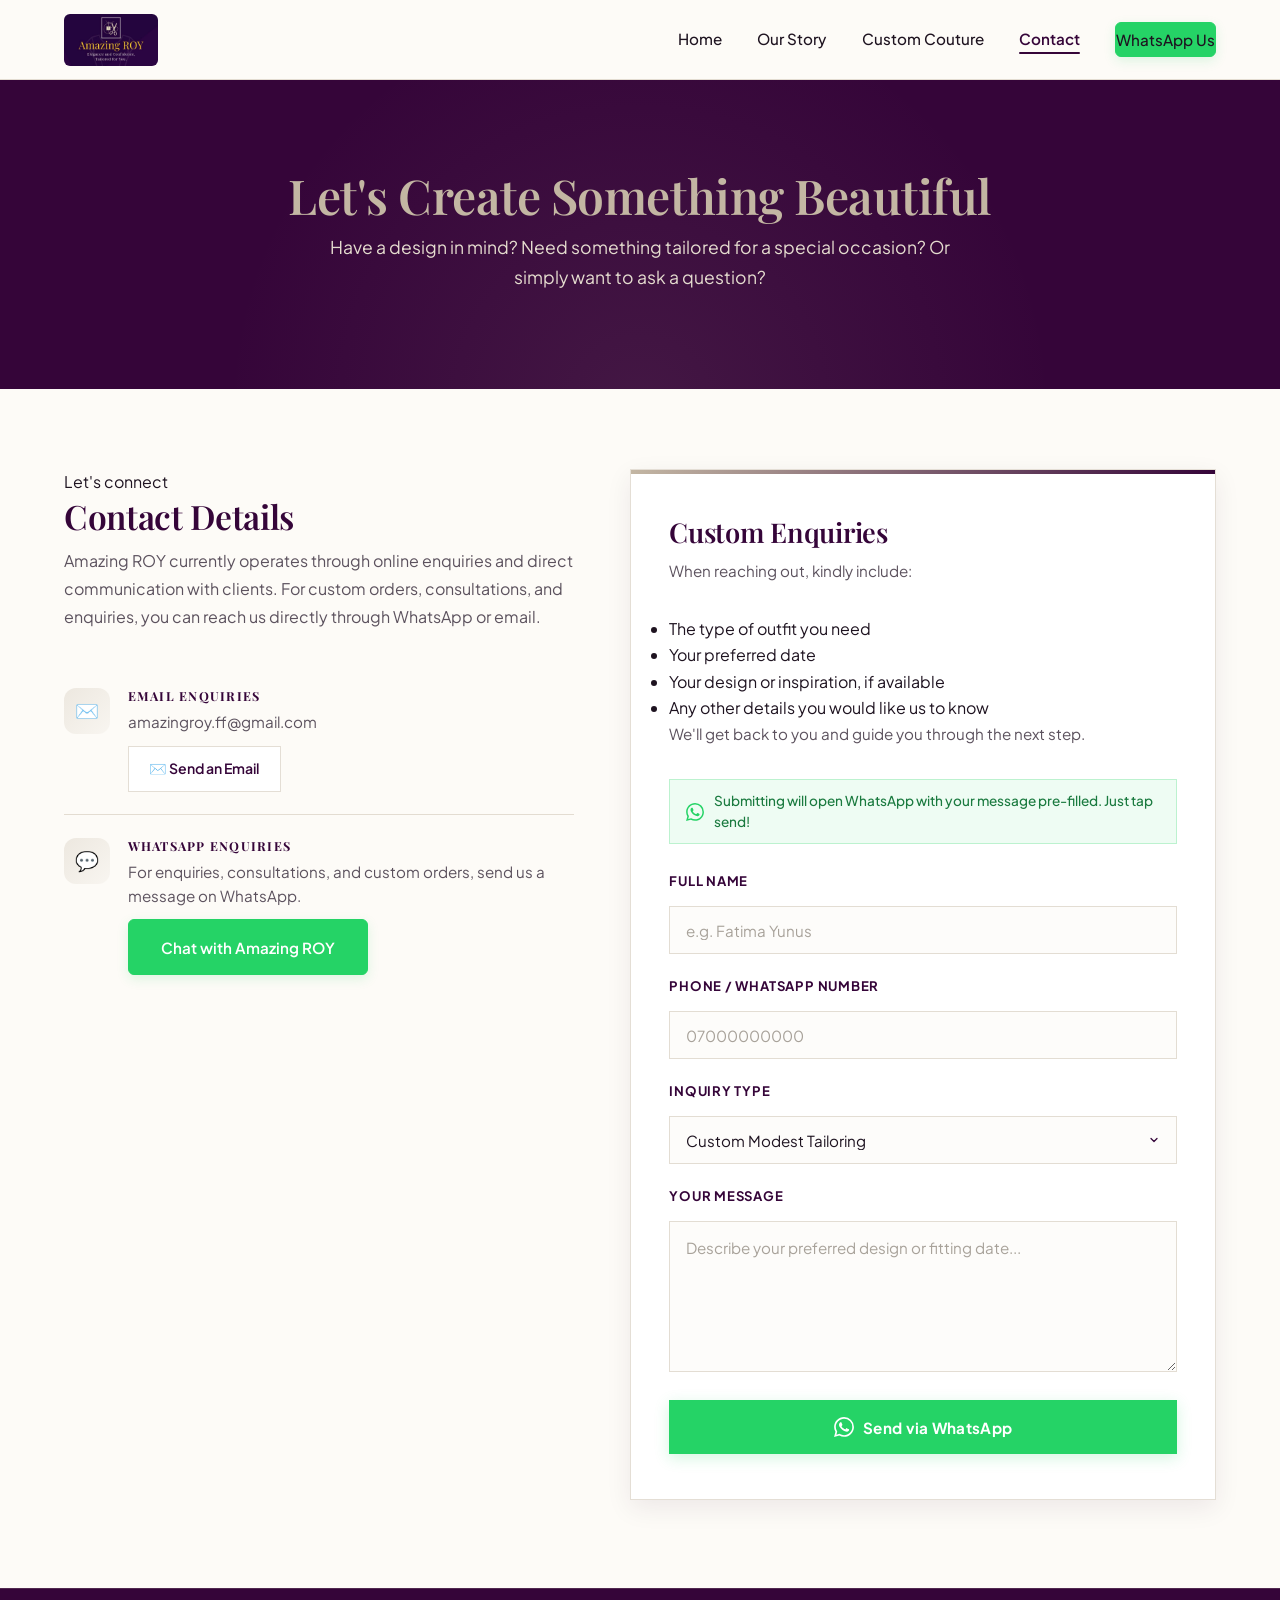
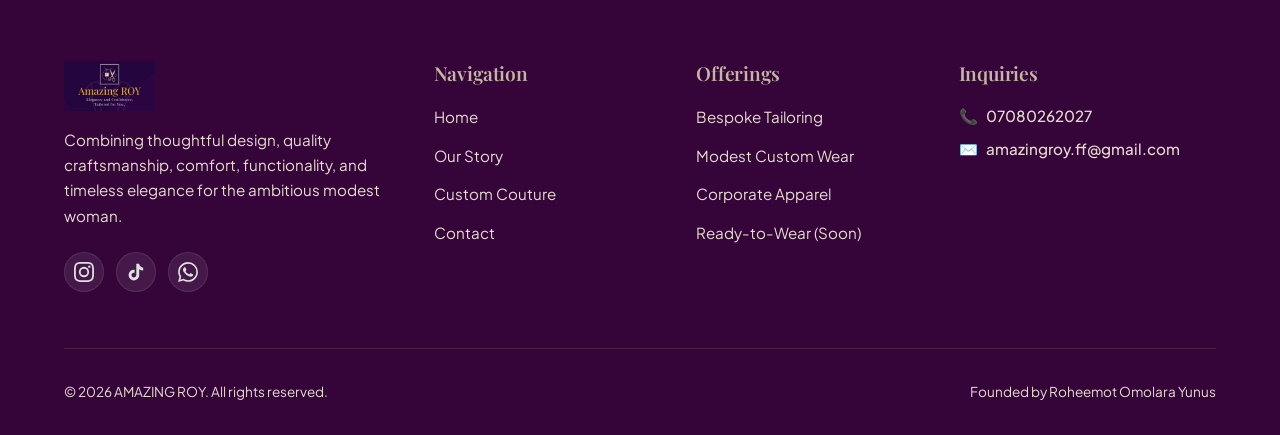
<file: contact.html>
<!DOCTYPE html>
<html lang="en">
<head>
  <meta charset="UTF-8">
  <meta name="viewport" content="width=device-width, initial-scale=1.0">
  <meta name="description" content="Contact AMAZING ROY — studio location, phone, email, and WhatsApp for bespoke modest tailoring and fittings in Ile-Ife, Osun State.">
  <title>Contact | AMAZING ROY</title>
  <link rel="stylesheet" href="css/styles.css">
  <style>
    /* ============================================
       CONTACT PAGE — PROFESSIONAL REFINEMENTS
       ============================================ */

    .contact-hero {
      background-color: var(--color-primary);
      color: var(--color-white);
      padding: 5.5rem 0 6rem;
      text-align: center;
      position: relative;
      overflow: hidden;
    }

    .contact-hero::before {
      content: '';
      position: absolute;
      top: -40%;
      left: 50%;
      transform: translateX(-50%);
      width: 900px;
      height: 900px;
      background: radial-gradient(circle, rgba(195, 182, 163, 0.1) 0%, transparent 65%);
      border-radius: 50%;
      pointer-events: none;
    }

    .contact-hero .container {
      position: relative;
      z-index: 1;
    }

    .contact-hero h1 {
      color: var(--color-secondary);
      font-size: 3rem;
      margin-bottom: 0.6rem;
      line-height: 1.15;
      letter-spacing: -0.01em;
    }

    .contact-hero p {
      color: var(--color-accent);
      font-size: 1.1rem;
      max-width: 620px;
      margin: 0 auto;
      line-height: 1.7;
    }

    .contact-main {
      padding: 5rem 0 5.5rem;
    }

    .contact-grid {
      display: grid;
      grid-template-columns: 1fr 1.15fr;
      gap: 3.5rem;
      align-items: start;
    }

    /* --- Studio Info Column --- */
    .studio-info h2 {
      font-size: 2.1rem;
      margin-bottom: 0.6rem;
      line-height: 1.25;
    }

    .studio-info > p {
      color: var(--color-text-muted);
      line-height: 1.75;
      margin-bottom: 2.2rem;
    }

    .info-block {
      display: flex;
      gap: 1.1rem;
      padding: 1.4rem 0;
      border-bottom: 1px solid var(--color-border);
    }

    .info-block:last-child {
      border-bottom: none;
    }

    .info-icon {
      flex-shrink: 0;
      width: 46px;
      height: 46px;
      display: flex;
      align-items: center;
      justify-content: center;
      border-radius: 12px;
      background: linear-gradient(135deg, rgba(195, 182, 163, 0.28), rgba(195, 182, 163, 0.08));
      color: var(--color-primary);
      font-size: 1.2rem;
    }

    .info-content h3 {
      font-size: 0.78rem;
      text-transform: uppercase;
      letter-spacing: 0.1em;
      color: var(--color-primary);
      margin-bottom: 0.4rem;
      font-weight: 700;
    }

    .info-content p {
      color: var(--color-text-muted);
      margin: 0 0 0.7rem 0;
      line-height: 1.6;
      font-size: 0.95rem;
    }

    .info-content p:last-child {
      margin-bottom: 0;
    }

    /* --- Action Buttons --- */
    .contact-action-btn {
      display: inline-flex;
      align-items: center;
      gap: 0.5rem;
      padding: 0.65rem 1.3rem;
      border-radius: var(--radius-sm);
      font-weight: 600;
      font-size: 0.88rem;
      transition: all 0.25s ease;
      text-decoration: none;
      border: 1.5px solid transparent;
    }

    .btn-call {
      background-color: var(--color-primary);
      color: var(--color-secondary);
      border-color: var(--color-primary);
    }

    .btn-call:hover {
      background-color: var(--color-primary-dark, #2a042e);
      color: var(--color-white);
      transform: translateY(-2px);
      box-shadow: 0 8px 18px rgba(53, 5, 57, 0.2);
    }

    .btn-email {
      background-color: var(--color-white);
      color: var(--color-primary);
      border-color: var(--color-border);
    }

    .btn-email:hover {
      background-color: var(--color-secondary-light);
      border-color: var(--color-primary);
      transform: translateY(-2px);
      box-shadow: 0 8px 18px rgba(53, 5, 57, 0.08);
    }

    /* --- Form Card --- */
    .contact-form-card {
      background-color: var(--color-white);
      border: 1px solid var(--color-border);
      border-radius: var(--radius-md);
      box-shadow: var(--shadow-card);
      padding: 2.8rem 2.4rem;
      position: relative;
      overflow: hidden;
    }

    .contact-form-card::before {
      content: '';
      position: absolute;
      top: 0;
      left: 0;
      right: 0;
      height: 4px;
      background: linear-gradient(90deg, var(--color-secondary), var(--color-primary));
    }

    .contact-form-card h2 {
      font-size: 1.7rem;
      margin-bottom: 0.5rem;
      line-height: 1.3;
    }

    .contact-form-card > p {
      color: var(--color-text-muted);
      line-height: 1.7;
      margin-bottom: 2rem;
      font-size: 0.95rem;
    }

    /* --- WhatsApp Notice Badge --- */
    .wa-notice {
      display: flex;
      align-items: center;
      gap: 0.6rem;
      background-color: rgba(37, 211, 102, 0.08);
      border: 1px solid rgba(37, 211, 102, 0.25);
      color: #1a7a3f;
      font-size: 0.85rem;
      font-weight: 500;
      padding: 0.7rem 1rem;
      border-radius: var(--radius-sm);
      margin-bottom: 1.6rem;
      line-height: 1.5;
    }

    .wa-notice svg {
      flex-shrink: 0;
      width: 18px;
      height: 18px;
      fill: #25D366;
    }

    /* --- Form Fields --- */
    .contact-form {
      display: flex;
      flex-direction: column;
      gap: 1.3rem;
    }

    .form-group {
      display: flex;
      flex-direction: column;
      gap: 0.45rem;
    }

    .form-group label {
      font-size: 0.82rem;
      font-weight: 700;
      text-transform: uppercase;
      letter-spacing: 0.06em;
      color: var(--color-primary);
    }

    .form-group input,
    .form-group select,
    .form-group textarea {
      width: 100%;
      padding: 0.85rem 1rem;
      border: 1px solid var(--color-border);
      border-radius: var(--radius-sm);
      font-family: inherit;
      font-size: 0.95rem;
      color: var(--color-text);
      background-color: #fdfcfa;
      transition: border-color 0.25s ease, box-shadow 0.25s ease, background-color 0.25s ease;
      box-sizing: border-box;
    }

    .form-group input::placeholder,
    .form-group textarea::placeholder {
      color: #a8a29a;
    }

    .form-group input:focus,
    .form-group select:focus,
    .form-group textarea:focus {
      outline: none;
      border-color: var(--color-primary);
      background-color: var(--color-white);
      box-shadow: 0 0 0 3px rgba(53, 5, 57, 0.08);
    }

    .form-group textarea {
      resize: vertical;
      min-height: 110px;
      font-family: inherit;
    }

    .form-group select {
      appearance: none;
      background-image: url("data:image/svg+xml,%3Csvg xmlns='http://www.w3.org/2000/svg' width='12' height='12' viewBox='0 0 24 24' fill='none' stroke='%23350539' stroke-width='2.5' stroke-linecap='round' stroke-linejoin='round'%3E%3Cpolyline points='6 9 12 15 18 9'%3E%3C/polyline%3E%3C/svg%3E");
      background-repeat: no-repeat;
      background-position: right 1rem center;
      padding-right: 2.5rem;
      cursor: pointer;
    }

    .contact-form .btn-whatsapp-submit {
      display: inline-flex;
      align-items: center;
      justify-content: center;
      gap: 0.6rem;
      margin-top: 0.5rem;
      width: 100%;
      padding: 1rem 1.5rem;
      font-family: inherit;
      font-size: 0.95rem;
      font-weight: 700;
      letter-spacing: 0.02em;
      color: var(--color-white);
      background-color: #25D366;
      border: 1.5px solid #25D366;
      border-radius: var(--radius-sm);
      cursor: pointer;
      transition: all 0.25s ease;
      box-shadow: 0 4px 14px rgba(37, 211, 102, 0.2);
    }

    .contact-form .btn-whatsapp-submit:hover {
      background-color: #1eb857;
      border-color: #1eb857;
      transform: translateY(-2px);
      box-shadow: 0 10px 24px rgba(37, 211, 102, 0.3);
    }

    .contact-form .btn-whatsapp-submit:active {
      transform: translateY(0);
    }

    .contact-form .btn-whatsapp-submit svg {
      width: 20px;
      height: 20px;
      fill: currentColor;
    }

    /* --- Responsive --- */
    @media (max-width: 900px) {
      .contact-grid {
        grid-template-columns: 1fr;
        gap: 3rem;
      }

      .contact-form-card {
        padding: 2.2rem 1.8rem;
      }
    }

    @media (max-width: 600px) {
      .contact-hero {
        padding: 4rem 0;
      }

      .contact-hero h1 {
        font-size: 2.2rem;
      }

      .contact-hero p {
        font-size: 1rem;
      }

      .contact-main {
        padding: 3.5rem 0;
      }

      .studio-info h2 {
        font-size: 1.7rem;
      }

      .contact-form-card {
        padding: 1.8rem 1.3rem;
      }

      .contact-form-card h2 {
        font-size: 1.4rem;
      }

      .info-block {
        gap: 0.9rem;
        padding: 1.2rem 0;
      }

      .info-icon {
        width: 40px;
        height: 40px;
        font-size: 1rem;
      }
    }
  </style>
</head>
<body>

  <!-- ============================================
       SITE NAVIGATION HEADER
       ============================================ -->
  <header class="site-header">
    <div class="container nav-wrapper">
      <a href="index.html">
        <img src="assets/logo1.jpg" alt="AMAZING ROY Logo" class="brand-logo">
      </a>
      <nav>
        <ul class="nav-links">
          <li><a href="index.html">Home</a></li>
          <li><a href="about.html">Our Story</a></li>
          <li><a href="services.html">Custom Couture</a></li>
          <li><a href="contact.html" class="active">Contact</a></li>
          <li>
            <a href="https://wa.me/2347080262027?text=Hello%20Amazing%20ROY..." target="_blank" class="btn-whatsapp">WhatsApp Us</a>
          </li>
        </ul>
      </nav>
    </div>
  </header>

  <!-- ============================================
       PAGE HERO BANNER
       ============================================ -->
  <section class="contact-hero">
    <div class="container">
      <h1>Let's Create Something Beautiful</h1>
      <p>Have a design in mind? Need something tailored for a special occasion? Or simply want to ask a question?</p>
    </div>
  </section>

  <!-- ============================================
       MAIN CONTACT & STUDIO SECTION
       ============================================ -->
  <section class="contact-main">
    <div class="container">
      <div class="contact-grid">

        <!-- ==========================================
             STUDIO INFO COLUMN
             ========================================== -->
        <div class="studio-info">
          <span class="section-tag">Let's connect</span>
          <h2>Contact Details</h2>
          <p>Amazing ROY currently operates through online enquiries and direct communication with clients. For custom orders, consultations, and enquiries, you can reach us directly through WhatsApp or email.
</p>

          <!-- Email Inquiries -->
          <div class="info-block">
            <div class="info-icon">✉️</div>
            <div class="info-content">
              <h3>Email Enquiries</h3>
              <p>amazingroy.ff@gmail.com</p>
              <a href="mailto:amazingroy.ff@gmail.com?subject=Inquiry%20for%20AMAZING%20ROY%20Couture" class="contact-action-btn btn-email">
                ✉️ Send an Email
              </a>
            </div>
          </div>

          <!-- WhatsApp -->
          <div class="info-block">
            <div class="info-icon">💬</div>
            <div class="info-content">
              <h3>WhatsApp Enquiries</h3>
              <p>For enquiries, consultations, and custom orders, send us a message on WhatsApp.</p>
              <a href="https://wa.me/2347080262027?text=Hello%20Amazing%20ROY,%20I%20would%20like%20to%20schedule%20a%20fitting/consultation." target="_blank" class="btn-whatsapp">
                Chat with Amazing ROY
              </a>
            </div>
          </div>

        </div>

        <!-- ==========================================
             CONTACT FORM CARD — WHATSAPP SUBMISSION
             ========================================== -->
        <div class="contact-form-card">
  <h2>Custom Enquiries</h2>

  <p>When reaching out, kindly include:</p>

  <ul class="enquiry-list">
    <li>The type of outfit you need</li>
    <li>Your preferred date</li>
    <li>Your design or inspiration, if available</li>
    <li>Any other details you would like us to know</li>
  </ul>

  <p>We'll get back to you and guide you through the next step.</p>
          <!-- WhatsApp Notice -->
          <div class="wa-notice">
            <svg xmlns="http://www.w3.org/2000/svg" viewBox="0 0 24 24">
              <path d="M17.472 14.382c-.297-.149-1.758-.867-2.03-.967-.273-.099-.471-.148-.67.15-.197.297-.767.966-.94 1.164-.173.199-.347.223-.644.075-.297-.15-1.255-.463-2.39-1.475-.883-.788-1.48-1.761-1.653-2.059-.173-.297-.018-.458.13-.606.134-.133.298-.347.446-.52.149-.174.198-.298.298-.497.099-.198.05-.371-.025-.52-.075-.149-.669-1.612-.916-2.207-.242-.579-.487-.5-.669-.51-.173-.008-.371-.01-.57-.01-.198 0-.52.074-.792.372-.272.297-1.04 1.016-1.04 2.479 0 1.462 1.065 2.875 1.213 3.074.149.198 2.096 3.2 5.077 4.487.709.306 1.262.489 1.694.625.712.227 1.36.195 1.871.118.571-.085 1.758-.719 2.006-1.413.248-.694.248-1.289.173-1.413-.074-.124-.272-.198-.57-.347m-5.421 7.403h-.004a9.87 9.87 0 01-5.031-1.378l-.361-.214-3.741.982.998-3.648-.235-.374a9.86 9.86 0 01-1.51-5.26c.001-5.45 4.436-9.884 9.888-9.884 2.64 0 5.122 1.03 6.988 2.898a9.825 9.825 0 012.893 6.994c-.003 5.45-4.437 9.884-9.885 9.884m8.413-18.297A11.815 11.815 0 0012.05 0C5.495 0 .16 5.335.157 11.892c0 2.096.547 4.142 1.588 5.945L.057 24l6.305-1.654a11.882 11.882 0 005.683 1.448h.005c6.554 0 11.89-5.335 11.893-11.893a11.821 11.821 0 00-3.48-8.413z"/>
            </svg>
            <span>Submitting will open WhatsApp with your message pre-filled. Just tap send!</span>
          </div>

          <form id="waContactForm" class="contact-form" novalidate>

            <div class="form-group">
              <label for="name">Full Name</label>
              <input type="text" id="name" name="name" required placeholder="e.g. Fatima Yunus">
            </div>

            <div class="form-group">
              <label for="phone">Phone / WhatsApp Number</label>
              <input type="tel" id="phone" name="phone" required placeholder="07000000000">
            </div>

            <div class="form-group">
              <label for="service">Inquiry Type</label>
              <select id="service" name="service">
                <option value="Custom Modest Tailoring">Custom Modest Tailoring</option>
                <option value="Schedule Fitting Session">Schedule Fitting Session</option>
                <option value="Ready-to-Wear Information">Ready-to-Wear Information</option>
                <option value="General Inquiry">General Inquiry</option>
              </select>
            </div>

            <div class="form-group">
              <label for="message">Your Message</label>
              <textarea id="message" name="message" rows="5" required placeholder="Describe your preferred design or fitting date..."></textarea>
            </div>

            <button type="submit" class="btn-whatsapp-submit">
              <svg xmlns="http://www.w3.org/2000/svg" viewBox="0 0 24 24">
                <path d="M17.472 14.382c-.297-.149-1.758-.867-2.03-.967-.273-.099-.471-.148-.67.15-.197.297-.767.966-.94 1.164-.173.199-.347.223-.644.075-.297-.15-1.255-.463-2.39-1.475-.883-.788-1.48-1.761-1.653-2.059-.173-.297-.018-.458.13-.606.134-.133.298-.347.446-.52.149-.174.198-.298.298-.497.099-.198.05-.371-.025-.52-.075-.149-.669-1.612-.916-2.207-.242-.579-.487-.5-.669-.51-.173-.008-.371-.01-.57-.01-.198 0-.52.074-.792.372-.272.297-1.04 1.016-1.04 2.479 0 1.462 1.065 2.875 1.213 3.074.149.198 2.096 3.2 5.077 4.487.709.306 1.262.489 1.694.625.712.227 1.36.195 1.871.118.571-.085 1.758-.719 2.006-1.413.248-.694.248-1.289.173-1.413-.074-.124-.272-.198-.57-.347m-5.421 7.403h-.004a9.87 9.87 0 01-5.031-1.378l-.361-.214-3.741.982.998-3.648-.235-.374a9.86 9.86 0 01-1.51-5.26c.001-5.45 4.436-9.884 9.888-9.884 2.64 0 5.122 1.03 6.988 2.898a9.825 9.825 0 012.893 6.994c-.003 5.45-4.437 9.884-9.885 9.884m8.413-18.297A11.815 11.815 0 0012.05 0C5.495 0 .16 5.335.157 11.892c0 2.096.547 4.142 1.588 5.945L.057 24l6.305-1.654a11.882 11.882 0 005.683 1.448h.005c6.554 0 11.89-5.335 11.893-11.893a11.821 11.821 0 00-3.48-8.413z"/>
              </svg>
              Send via WhatsApp
            </button>

          </form>
        </div>

      </div>
    </div>
  </section>

  <!-- ============================================
       REUSABLE SITE FOOTER
       ============================================ -->
  <footer class="site-footer">
    <div class="container">
      <div class="footer-grid">

        <!-- Brand Info & Social Media Links -->
        <div class="footer-brand">
          <a href="index.html">
            <img src="assets/logo1.jpg" alt="AMAZING ROY Logo" style="height: 50px; border-radius: var(--radius-sm);">
          </a>
          <p>
            Combining thoughtful design, quality craftsmanship, comfort, functionality, and timeless elegance for the ambitious modest woman.
          </p>

          <!-- Social Media SVG Icons -->
          <div class="social-links">

            <!-- Instagram -->
            <a href="https://www.instagram.com/amazing_roy_f" target="_blank" class="social-icon" aria-label="Instagram">
              <svg xmlns="http://www.w3.org/2000/svg" viewBox="0 0 24 24" width="20" height="20" fill="currentColor">
                <path d="M12 2.163c3.204 0 3.584.012 4.85.07 3.252.148 4.771 1.691 4.919 4.919.058 1.265.069 1.645.069 4.849 0 3.205-.012 3.584-.069 4.849-.149 3.225-1.664 4.771-4.919 4.919-1.266.058-1.644.07-4.85.07-3.204 0-3.584-.012-4.849-.07-3.26-.149-4.771-1.699-4.919-4.92-.058-1.265-.07-1.644-.07-4.849 0-3.204.013-3.583.07-4.849.149-3.227 1.664-4.771 4.919-4.919 1.266-.057 1.645-.069 4.849-.069zM12 0C8.741 0 8.333.014 7.053.072 2.695.272.273 2.69.073 7.052.014 8.333 0 8.741 0 12c0 3.259.014 3.668.072 4.948.2 4.358 2.618 6.78 6.98 6.98C8.333 23.986 8.741 24 12 24c3.259 0 3.668-.014 4.948-.072 4.354-.2 6.782-2.618 6.979-6.98.059-1.28.073-1.689.073-4.948 0-3.259-.014-3.667-.072-4.947-.196-4.354-2.617-6.78-6.979-6.98C15.668.014 15.259 0 12 0zm0 5.838a6.162 6.162 0 100 12.324 6.162 6.162 0 000-12.324zM12 16a4 4 0 110-8 4 4 0 010 8zm6.406-11.845a1.44 1.44 0 100 2.881 1.44 1.44 0 000-2.881z"/>
              </svg>
            </a>

            <!-- TikTok -->
            <a href="https://tiktok.com/@amazing_roy_f" target="_blank" class="social-icon" aria-label="TikTok">
              <svg xmlns="http://www.w3.org/2000/svg" viewBox="0 0 24 24" width="20" height="20" fill="currentColor">
                <path d="M19.59 6.69a4.83 4.83 0 01-3.77-4.25V2h-3.45v13.67a2.89 2.89 0 01-5.2 1.74 2.89 2.89 0 012.31-4.64 2.93 2.93 0 01.88.13V9.4a6.84 6.84 0 00-1-.05A6.33 6.33 0 005 20.1a6.34 6.34 0 0010.86-4.43v-7a8.16 8.16 0 004.77 1.52v-3.4a4.85 4.85 0 01-1-.1z"/>
              </svg>
            </a>

            <!-- WhatsApp -->
            <a href="https://wa.me/2347080262027" target="_blank" class="social-icon" aria-label="WhatsApp">
              <svg xmlns="http://www.w3.org/2000/svg" viewBox="0 0 24 24" width="20" height="20" fill="currentColor">
                <path d="M17.472 14.382c-.297-.149-1.758-.867-2.03-.967-.273-.099-.471-.148-.67.15-.197.297-.767.966-.94 1.164-.173.199-.347.223-.644.075-.297-.15-1.255-.463-2.39-1.475-.883-.788-1.48-1.761-1.653-2.059-.173-.297-.018-.458.13-.606.134-.133.298-.347.446-.52.149-.174.198-.298.298-.497.099-.198.05-.371-.025-.52-.075-.149-.669-1.612-.916-2.207-.242-.579-.487-.5-.669-.51-.173-.008-.371-.01-.57-.01-.198 0-.52.074-.792.372-.272.297-1.04 1.016-1.04 2.479 0 1.462 1.065 2.875 1.213 3.074.149.198 2.096 3.2 5.077 4.487.709.306 1.262.489 1.694.625.712.227 1.36.195 1.871.118.571-.085 1.758-.719 2.006-1.413.248-.694.248-1.289.173-1.413-.074-.124-.272-.198-.57-.347m-5.421 7.403h-.004a9.87 9.87 0 01-5.031-1.378l-.361-.214-3.741.982.998-3.648-.235-.374a9.86 9.86 0 01-1.51-5.26c.001-5.45 4.436-9.884 9.888-9.884 2.64 0 5.122 1.03 6.988 2.898a9.825 9.825 0 012.893 6.994c-.003 5.45-4.437 9.884-9.885 9.884m8.413-18.297A11.815 11.815 0 0012.05 0C5.495 0 .16 5.335.157 11.892c0 2.096.547 4.142 1.588 5.945L.057 24l6.305-1.654a11.882 11.882 0 005.683 1.448h.005c6.554 0 11.89-5.335 11.893-11.893a11.821 11.821 0 00-3.48-8.413z"/>
              </svg>
            </a>

          </div>
        </div>

        <!-- Quick Navigation -->
        <div>
          <h4 class="footer-title">Navigation</h4>
          <ul class="footer-links">
            <li><a href="index.html">Home</a></li>
            <li><a href="about.html">Our Story</a></li>
            <li><a href="services.html">Custom Couture</a></li>
            <li><a href="contact.html">Contact</a></li>
          </ul>
        </div>

        <!-- Offerings -->
        <div>
          <h4 class="footer-title">Offerings</h4>
          <ul class="footer-links">
            <li><a href="services.html">Bespoke Tailoring</a></li>
            <li><a href="services.html">Modest Custom Wear</a></li>
            <li><a href="services.html">Corporate Apparel</a></li>
            <li><a href="services.html">Ready-to-Wear (Soon)</a></li>
          </ul>
        </div>

        <!-- Studio Contact Info -->
        <div>
          <h4 class="footer-title">Inquiries</h4>

          <div class="footer-contact-item">
            <span>📞</span>
            <a href="tel:07080262027">07080262027</a>
          </div>

          <div class="footer-contact-item">
            <span>✉️</span>
            <a href="mailto:amazingroy.ff@gmail.com">amazingroy.ff@gmail.com</a>
          </div>
        </div>

      </div>

      <!-- Bottom Bar -->
      <div class="footer-bottom">
        <p>&copy; 2026 AMAZING ROY. All rights reserved.</p>
        <p>Founded by Roheemot Omolara Yunus</p>
      </div>
    </div>
  </footer>

  <!-- ============================================
       FOOTER SOCIAL ICON STYLES
       ============================================ -->
  <style>
    .social-links {
      display: flex;
      gap: 12px;
      flex-wrap: wrap;
      margin-top: 16px;
    }

    .social-icon {
      display: inline-flex;
      align-items: center;
      justify-content: center;
      width: 40px;
      height: 40px;
      border-radius: 50%;
      background-color: rgba(255, 255, 255, 0.08);
      color: #e0e0e0;
      transition: all 0.25s ease;
      text-decoration: none;
      border: 1px solid rgba(255, 255, 255, 0.1);
    }

    .social-icon:hover {
      background-color: var(--accent, #c9a87c);
      color: #1a1a1a;
      border-color: var(--accent, #c9a87c);
      transform: translateY(-3px);
      box-shadow: 0 8px 16px rgba(0, 0, 0, 0.2);
    }

    .social-icon svg {
      width: 20px;
      height: 20px;
      display: block;
      fill: currentColor;
    }

    .footer-contact-item {
      display: flex;
      gap: 8px;
      align-items: flex-start;
      margin-bottom: 8px;
      font-size: 0.95rem;
    }

    .footer-contact-item a {
      color: inherit;
      text-decoration: none;
      transition: color 0.2s;
    }

    .footer-contact-item a:hover {
      color: var(--accent, #c9a87c);
    }
  </style>

  <!-- ============================================
       WHATSAPP SUBMISSION SCRIPT
       ============================================ -->
  <script>
    (function () {
      // ---- Configuration ----
      // International format, no +, no spaces (Nigeria = 234)
      var BUSINESS_NUMBER = '2347080262027';

      var form = document.getElementById('waContactForm');
      if (!form) return;

      form.addEventListener('submit', function (e) {
        e.preventDefault();

        // ---- Gather values ----
        var name    = document.getElementById('name').value.trim();
        var phone   = document.getElementById('phone').value.trim();
        var service = document.getElementById('service').value;
        var message = document.getElementById('message').value.trim();

        // ---- Basic validation ----
        if (!name || !phone || !message) {
          alert('Please fill in your name, phone number, and message before sending.');
          return;
        }

        // ---- Compose the WhatsApp message ----
        var lines = [
          'Hello AMAZING ROY COUTURE ✨',
          '',
          '*Name:* ' + name,
          '*Phone:* ' + phone,
          '*Inquiry Type:* ' + service,
          '',
          '*Message:*',
          message
        ];

        var text = encodeURIComponent(lines.join('\n'));
        var waUrl = 'https://wa.me/' + BUSINESS_NUMBER + '?text=' + text;

        // ---- Open WhatsApp (new tab so the site stays open) ----
        window.open(waUrl, '_blank', 'noopener,noreferrer');

        // ---- Optional: reset form after a short delay ----
        setTimeout(function () {
          form.reset();
        }, 1200);
      });
    })();
  </script>

  <script src="js/main.js"></script>
</body>
</html>
</file>
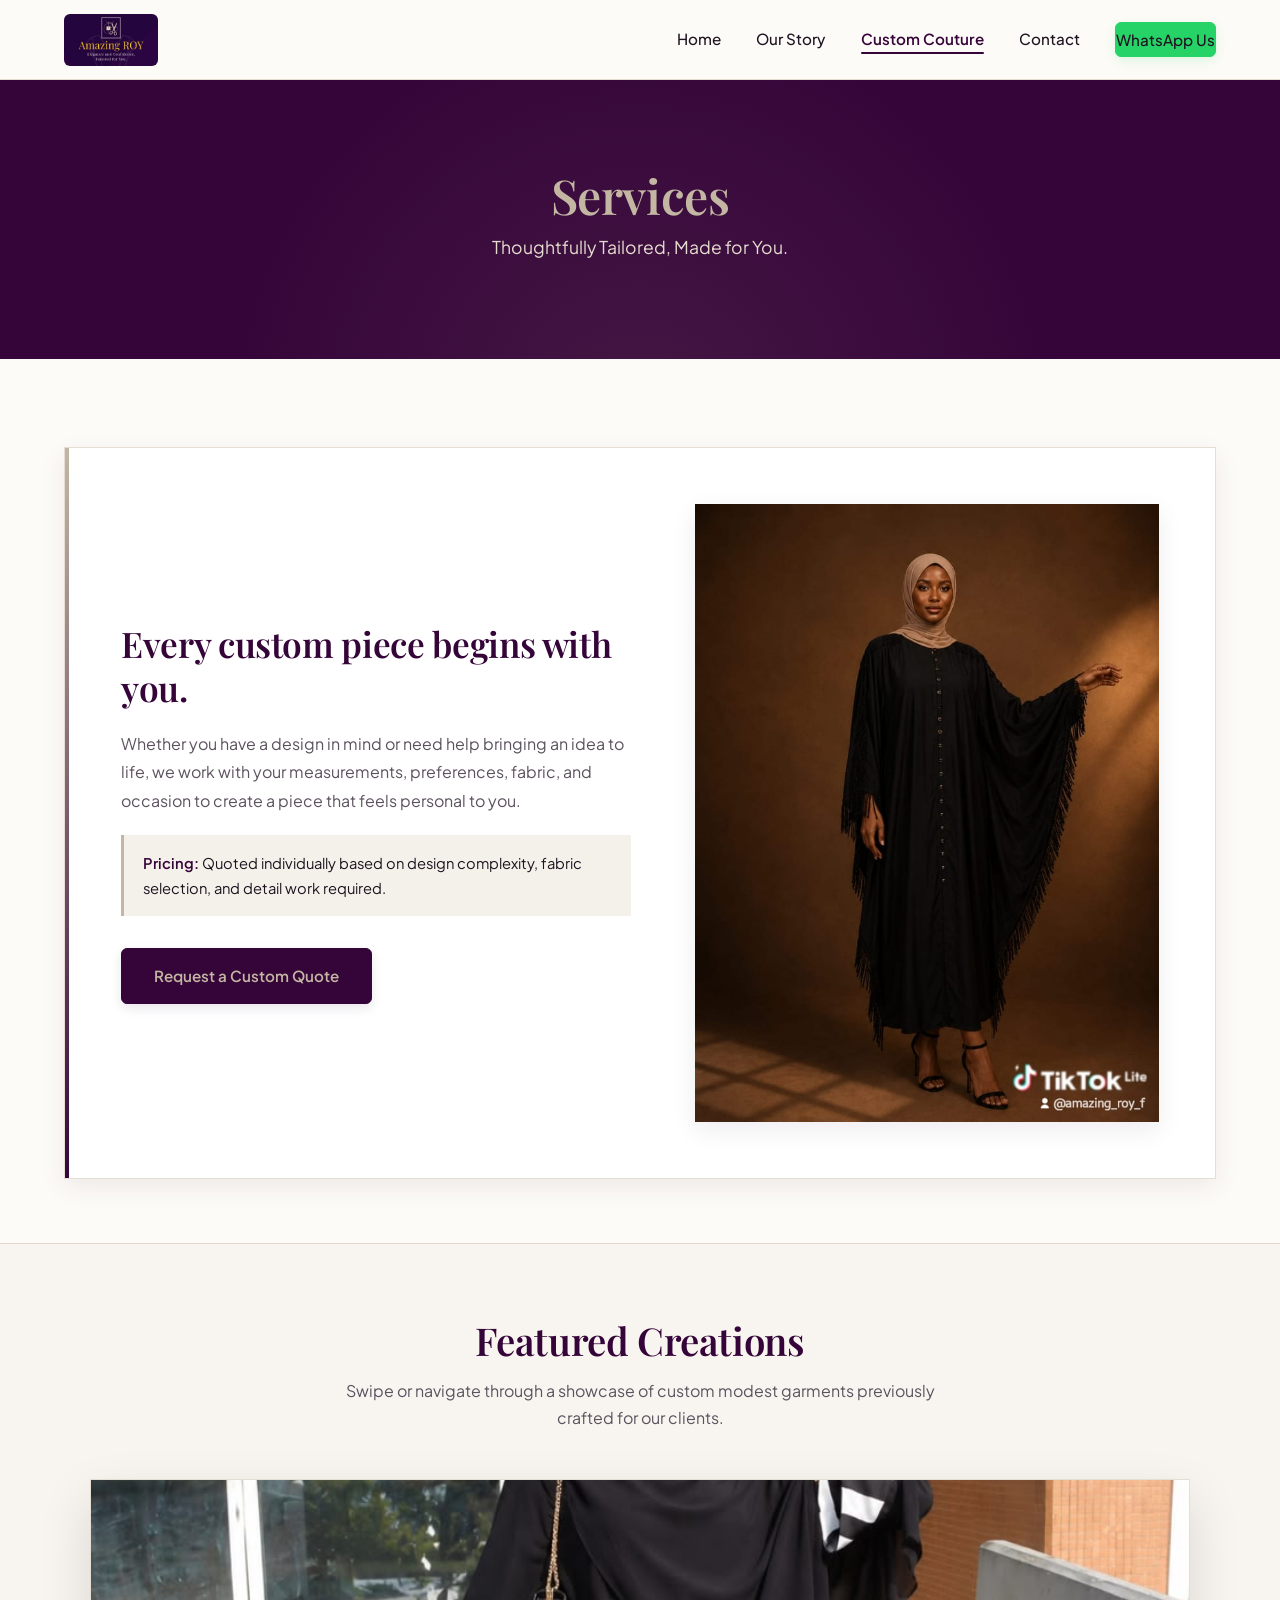
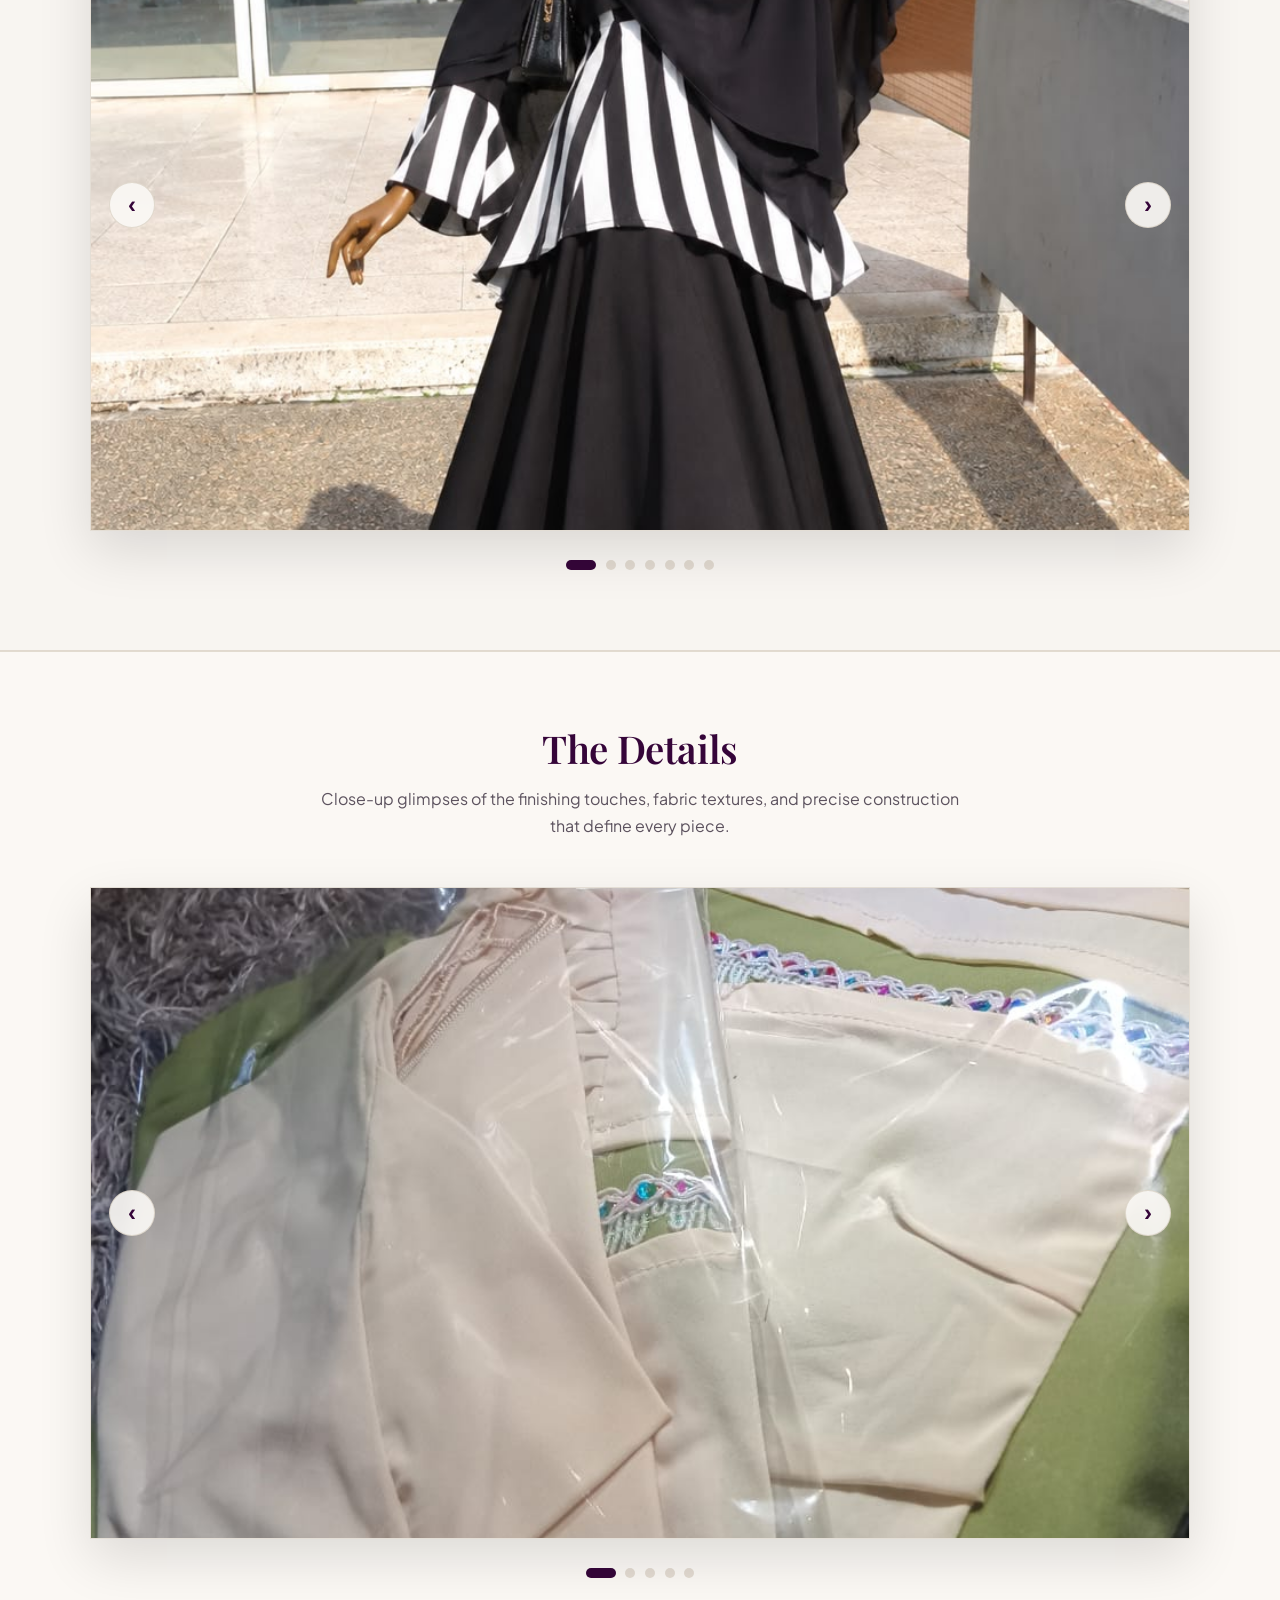
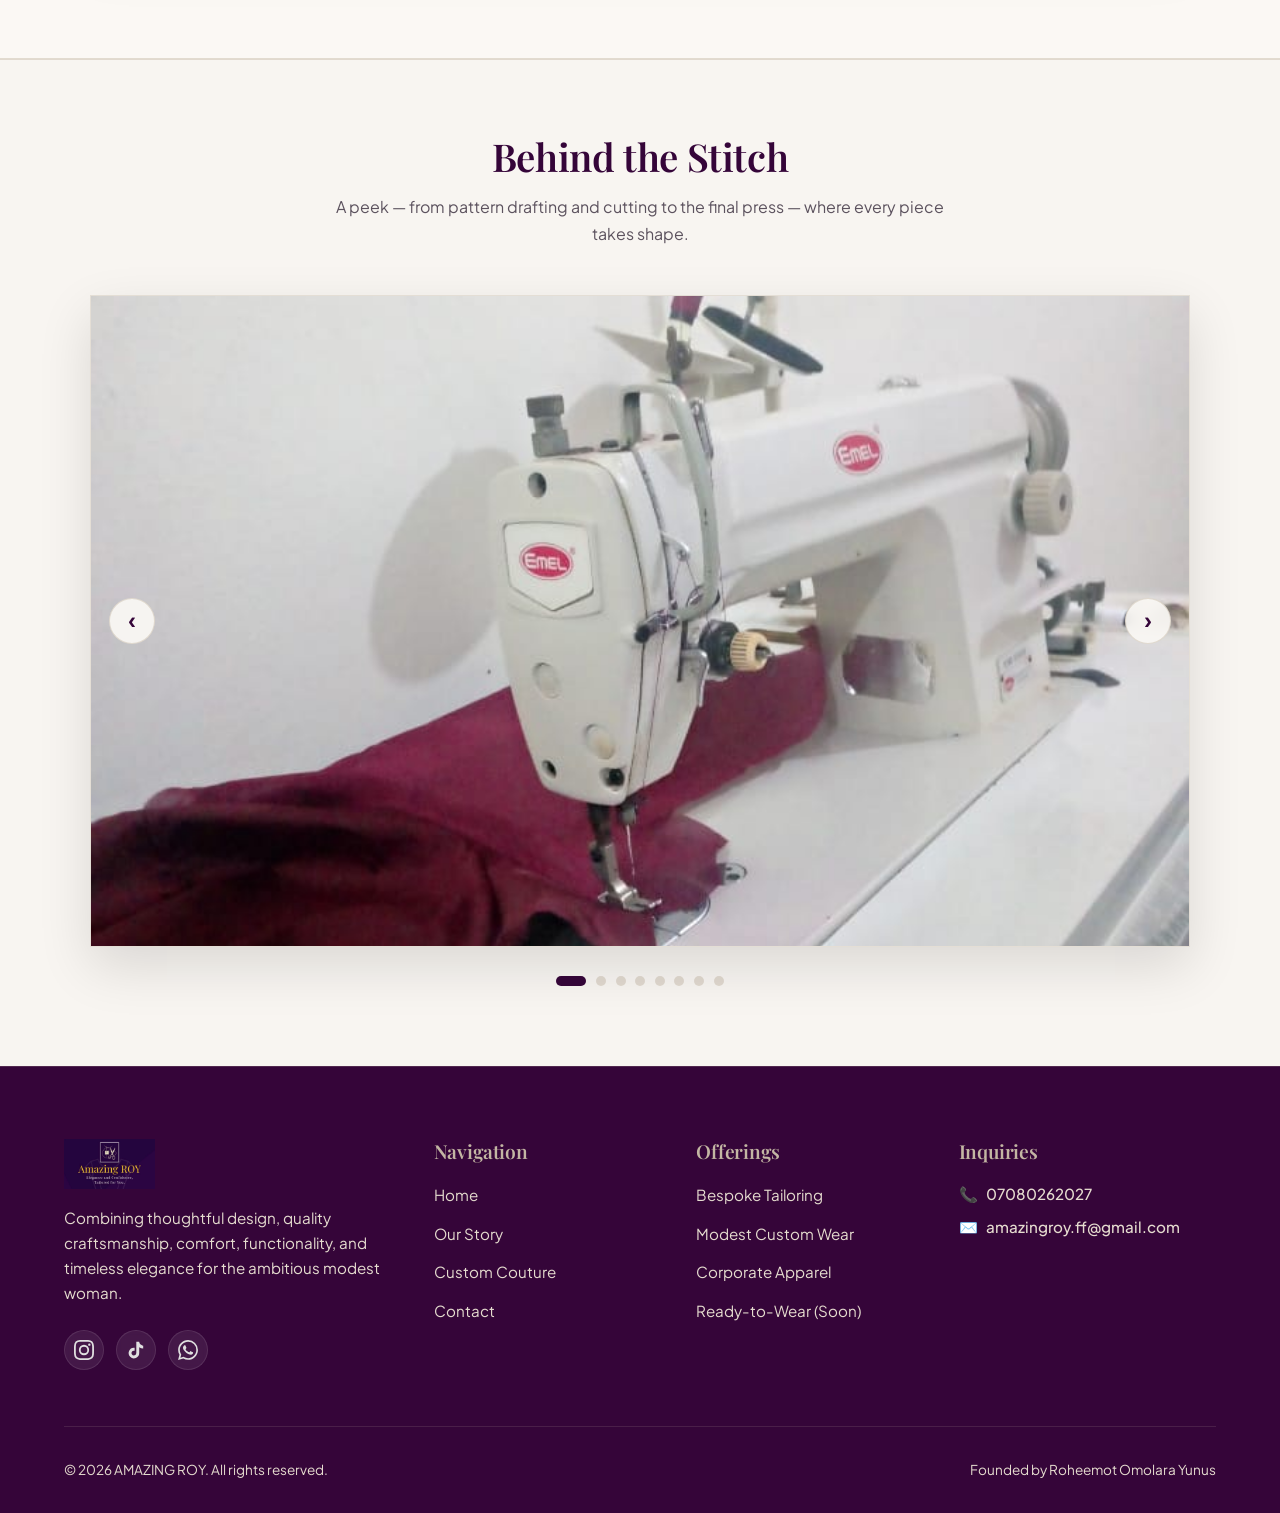
<file: services.html>
<!DOCTYPE html>
<html lang="en">
<head>
  <meta charset="UTF-8">
  <meta name="viewport" content="width=device-width, initial-scale=1.0">
  <meta name="description" content="Bespoke modest tailoring, corporate wear, and custom couture services by AMAZING ROY — crafted for the ambitious woman.">
  <title>Services &amp; Custom Couture | AMAZING ROY</title>
  <link rel="stylesheet" href="css/styles.css">
  <style>
    /* ==========================================
       SERVICES PAGE — PROFESSIONAL REFINEMENTS
       ========================================== */

    /* --- Page Hero Banner --- */
    .services-hero {
      background-color: var(--color-primary);
      color: var(--color-white);
      padding: 5.5rem 0 6rem;
      text-align: center;
      position: relative;
      overflow: hidden;
    }

    .services-hero::before {
      content: '';
      position: absolute;
      top: -40%;
      left: 50%;
      transform: translateX(-50%);
      width: 900px;
      height: 900px;
      background: radial-gradient(circle, rgba(195, 182, 163, 0.1) 0%, transparent 65%);
      border-radius: 50%;
      pointer-events: none;
    }

    .services-hero .container {
      position: relative;
      z-index: 1;
    }

    .services-hero h1 {
      color: var(--color-secondary);
      font-size: 3rem;
      margin-bottom: 0.6rem;
      line-height: 1.15;
      letter-spacing: -0.01em;
    }

    .services-hero p {
      color: var(--color-accent);
      font-size: 1.1rem;
      max-width: 620px;
      margin: 0 auto;
      line-height: 1.7;
    }

    /* --- Primary Offering Editorial Card --- */
    .primary-offering {
      padding: 5.5rem 0 4rem;
    }

    .editorial-card {
      display: grid;
      grid-template-columns: 1.1fr 1fr;
      gap: 4rem;
      align-items: center;
      background: var(--color-white);
      border: 1px solid var(--color-border);
      border-radius: var(--radius-md);
      box-shadow: var(--shadow-card);
      padding: 3.5rem;
      position: relative;
      overflow: hidden;
    }

    .editorial-card::before {
      content: '';
      position: absolute;
      top: 0;
      left: 0;
      width: 4px;
      height: 100%;
      background: linear-gradient(180deg, var(--color-secondary), var(--color-primary));
    }

    .editorial-card h2 {
      font-size: 2.2rem;
      margin-bottom: 1.2rem;
      line-height: 1.25;
    }

    .editorial-card p {
      margin-bottom: 1.2rem;
      line-height: 1.8;
      color: var(--color-text-muted);
    }

    .editorial-card .pricing-note {
      font-size: 0.92rem;
      padding: 1rem 1.2rem;
      background-color: var(--color-secondary-light);
      border-radius: var(--radius-sm);
      border-left: 3px solid var(--color-secondary);
      margin-bottom: 2rem;
    }

    .editorial-card .pricing-note strong {
      color: var(--color-primary);
    }

    .editorial-image {
      border-radius: var(--radius-md);
      overflow: hidden;
      box-shadow: var(--shadow-card);
      height: 100%;
      min-height: 380px;
    }

    .editorial-image img {
      width: 100%;
      height: 100%;
      object-fit: cover;
      display: block;
      transition: transform 0.6s ease;
    }

    .editorial-image:hover img {
      transform: scale(1.03);
    }

    /* ==========================================
       SLIDESHOW — PORTFOLIO SHOWCASE (GENERIC)
       ========================================== */
    .portfolio-section {
      padding: 4.5rem 0 5rem;
      background-color: rgba(195, 182, 163, 0.08);
      border-top: 1px solid var(--color-border);
      border-bottom: 1px solid var(--color-border);
    }

    .portfolio-header {
      text-align: center;
      max-width: 640px;
      margin: 0 auto 3rem;
    }

    .portfolio-header h2 {
      font-size: 2.4rem;
      margin-bottom: 0.8rem;
      line-height: 1.25;
    }

    .portfolio-header p {
      color: var(--color-text-muted);
      line-height: 1.7;
    }

    .slideshow-wrapper {
      position: relative;
      max-width: 1100px;
      margin: 0 auto;
      overflow: hidden;
      border-radius: var(--radius-md);
      box-shadow: 0 20px 50px rgba(0, 0, 0, 0.12);
      border: 1px solid var(--color-border);
      background-color: var(--color-white);
    }

    .slides-container {
      display: flex;
      transition: transform 0.5s cubic-bezier(0.25, 1, 0.5, 1);
      width: 100%;
      will-change: transform;
    }

    /* Changed to single column to fill the space */
    .slide-item {
      min-width: 100%;
      box-sizing: border-box;
      display: block; 
      background-color: var(--color-white);
    }

    /* Adjusted height for a more cinematic/full look */
    .slide-image-container {
      height: 650px; 
      width: 100%;
      background-color: var(--color-secondary-light);
      overflow: hidden;
      position: relative;
    }

    /* Changed to object-fit cover to remove the white bars */
    .slide-image-container img {
      width: 100%;
      height: 100%;
      object-fit: cover;
      object-position: center center;
      display: block;
      transition: transform 0.5s ease;
    }

    .slide-item:hover .slide-image-container img {
      transform: scale(1.03);
    }

    /* --- Arrows --- */
    .slide-arrow {
      position: absolute;
      top: 50%;
      transform: translateY(-50%);
      background-color: rgba(250, 248, 245, 0.92);
      color: var(--color-primary);
      border: 1px solid var(--color-border);
      width: 46px;
      height: 46px;
      border-radius: 50%;
      cursor: pointer;
      display: flex;
      align-items: center;
      justify-content: center;
      font-size: 1.5rem;
      font-weight: bold;
      line-height: 1;
      transition: all 0.25s ease;
      z-index: 10;
      backdrop-filter: blur(6px);
    }

    .slide-arrow:hover {
      background-color: var(--color-primary);
      color: var(--color-secondary);
      transform: translateY(-50%) scale(1.08);
      box-shadow: 0 8px 20px rgba(0, 0, 0, 0.15);
    }

    .slide-prev { left: 18px; }
    .slide-next { right: 18px; }

    /* --- Dots --- */
    .slideshow-dots {
      display: flex;
      justify-content: center;
      gap: 0.6rem;
      margin-top: 1.8rem;
    }

    .dot {
      width: 10px;
      height: 10px;
      border-radius: 50%;
      background-color: var(--color-border);
      border: none;
      padding: 0;
      cursor: pointer;
      transition: all 0.3s ease;
    }

    .dot.active {
      background-color: var(--color-primary);
      width: 30px;
      border-radius: 10px;
    }

    .dot:hover {
      background-color: var(--color-primary);
    }

    /* ==========================================
       RESPONSIVE
       ========================================== */
    @media (max-width: 992px) {
      .editorial-card {
        grid-template-columns: 1fr;
        padding: 2.5rem;
        gap: 2.5rem;
      }

      .editorial-image {
        min-height: 320px;
        order: -1;
      }

      .slide-image-container {
        height: 550px;
      }
    }

    @media (max-width: 768px) {
      .services-hero {
        padding: 4rem 0;
      }

      .services-hero h1 {
        font-size: 2.2rem;
      }

      .services-hero p {
        font-size: 1rem;
      }

      .primary-offering {
        padding: 3.5rem 0 3rem;
      }

      .editorial-card {
        padding: 2rem 1.5rem;
      }

      .editorial-card h2 {
        font-size: 1.7rem;
      }

      .slide-image-container {
        height: 450px;
      }

      .slide-arrow {
        width: 40px;
        height: 40px;
        font-size: 1.2rem;
      }

      .slide-prev { left: 12px; }
      .slide-next { right: 12px; }

      .portfolio-header h2 {
        font-size: 1.9rem;
      }
    }

    @media (max-width: 480px) {
      .services-hero h1 {
        font-size: 1.8rem;
      }

      .editorial-card {
        padding: 1.75rem 1.25rem;
      }

      .editorial-card h2 {
        font-size: 1.5rem;
      }

      .slide-image-container {
        height: 350px;
      }

      .slide-arrow {
        width: 36px;
        height: 36px;
        font-size: 1rem;
      }

      .slide-prev { left: 10px; }
      .slide-next { right: 10px; }
    }
  </style>
</head>
<body>

  <!-- ============================================
       SITE NAVIGATION HEADER
       ============================================ -->
  <header class="site-header">
    <div class="container nav-wrapper">
      <a href="index.html">
        <img src="assets/logo1.jpg" alt="AMAZING ROY Logo" class="brand-logo">
      </a>
      <nav>
        <ul class="nav-links">
          <li><a href="index.html">Home</a></li>
          <li><a href="about.html">Our Story</a></li>
          <li><a href="services.html" class="active">Custom Couture</a></li>
          <li><a href="contact.html">Contact</a></li>
          <li>
            <a href="https://wa.me/2347080262027?text=Hello%20Amazing%20ROY..." target="_blank" class="btn-whatsapp">WhatsApp Us</a>
          </li>
        </ul>
      </nav>
    </div>
  </header>

  <!-- ============================================
       PAGE HERO BANNER
       ============================================ -->
  <section class="services-hero">
    <div class="container">
      <h1>Services</h1>
      <p>Thoughtfully Tailored, Made for You.</p>
    </div>
  </section>

  <!-- ============================================
       PRIMARY OFFERING — EDITORIAL CARD
       ============================================ -->
  <section class="primary-offering">
    <div class="container">
      <div class="editorial-card">

        <div>
          <h2>Every custom piece begins with you.</h2>
          <p>
            Whether you have a design in mind or need help bringing an idea to life, we work with your measurements, preferences, fabric, and occasion to create a piece that feels personal to you.
          </p>
          <div class="pricing-note">
            <strong>Pricing:</strong> Quoted individually based on design complexity, fabric selection, and detail work required.
          </div>
          <a href="https://wa.me/2347080262027?text=Hello%20Amazing%20ROY,%20I%20would%20like%20to%20request%20a%20quote..." target="_blank" class="btn-primary">Request a Custom Quote</a>
        </div>

        <div class="editorial-image">
          <img src="assets/outfit.jpg" alt="Custom Tailoring Details by AMAZING ROY COUTURE" loading="lazy">
        </div>

      </div>
    </div>
  </section>

  <!-- ============================================
       FEATURED CREATIONS — SLIDESHOW
       ============================================ -->
  <section class="portfolio-section" id="featured-creations">
    <div class="container">

      <div class="portfolio-header">
        <h2>Featured Creations</h2>
        <p>Swipe or navigate through a showcase of custom modest garments previously crafted for our clients.</p>
      </div>

      <div class="slideshow-wrapper">
        <button class="slide-arrow slide-prev" id="slidePrev" aria-label="Previous Outfit">&lsaquo;</button>
        <button class="slide-arrow slide-next" id="slideNext" aria-label="Next Outfit">&rsaquo;</button>

        <div class="slides-container" id="slidesTrack">

          <!-- Slide 1 -->
          <div class="slide-item">
            <div class="slide-image-container">
              <img src="assets/outfit1.jpeg" alt="Fringed Batwing Abaya" loading="lazy">
            </div>
          </div>

          <!-- Slide 2 -->
          <div class="slide-item">
            <div class="slide-image-container">
              <img src="assets/outfit2.jpeg" alt="Printed Asymmetric Poncho Top" loading="lazy">
            </div>
          </div>

          <!-- Slide 3 -->
          <div class="slide-item">
            <div class="slide-image-container">
              <img src="assets/outfit3.jpeg" alt="Mauve Lace Off-Shoulder Gown" loading="lazy">
            </div>
          </div>

          <!-- Slide 4 -->
          <div class="slide-item">
            <div class="slide-image-container">
              <img src="assets/outfit4.jpeg" alt="Black Tailored Two-Piece Set" loading="lazy">
            </div>
          </div>

          <!-- Slide 5 -->
          <div class="slide-item">
            <div class="slide-image-container">
              <img src="assets/outfit5.jpeg" alt="Cobalt Blue Maxi Skirt" loading="lazy">
            </div>
          </div>

          <!-- Slide 6 -->
          <div class="slide-item">
            <div class="slide-image-container">
              <img src="assets/outfit6.jpeg" alt="Structured Modest Dress" loading="lazy">
            </div>
          </div>

          <!-- Slide 7 -->
          <div class="slide-item">
            <div class="slide-image-container">
              <img src="assets/outfit7.jpeg" alt="Elegant Flowing Kaftan" loading="lazy">
            </div>
          </div>

        </div>
      </div>

      <div class="slideshow-dots" id="slidesDots"></div>

    </div>
  </section>

  <!-- ============================================
       THE DETAILS — SLIDESHOW
       ============================================ -->
  <section class="portfolio-section" id="the-details" style="background-color: rgba(195, 182, 163, 0.04); border-top: 1px solid var(--color-border);">
    <div class="container">

      <div class="portfolio-header">
        <h2>The Details</h2>
        <p>Close-up glimpses of the finishing touches, fabric textures, and precise construction that define every piece.</p>
      </div>

      <div class="slideshow-wrapper">
        <button class="slide-arrow slide-prev" id="detailsPrev" aria-label="Previous Detail">&lsaquo;</button>
        <button class="slide-arrow slide-next" id="detailsNext" aria-label="Next Detail">&rsaquo;</button>

        <div class="slides-container" id="detailsTrack">

          <!-- Detail Slide 1 -->
          <div class="slide-item">
            <div class="slide-image-container">
              <img src="assets/detail1.jpeg" alt="Hand-finished neckline detail on a custom garment" loading="lazy">
            </div>
          </div>

          <!-- Detail Slide 2 -->
          <div class="slide-item">
            <div class="slide-image-container">
              <img src="assets/detail2.jpeg" alt="Fabric texture and stitching close-up" loading="lazy">
            </div>
          </div>

          <!-- Detail Slide 3 -->
          <div class="slide-item">
            <div class="slide-image-container">
              <img src="assets/detail3.jpeg" alt="Button and trim detailing on a tailored piece" loading="lazy">
            </div>
          </div>

          <!-- Detail Slide 4 -->
          <div class="slide-item">
            <div class="slide-image-container">
              <img src="assets/detail4.jpeg" alt="Precision seam and hemline detail" loading="lazy">
            </div>
          </div>

          <!-- Detail Slide 5 -->
          <div class="slide-item">
            <div class="slide-image-container">
              <img src="assets/detail5.jpeg" alt="Lining and inner finishing detail" loading="lazy">
            </div>
          </div>

        </div>
      </div>

      <div class="slideshow-dots" id="detailsDots"></div>

    </div>
  </section>

  <!-- ============================================
       BEHIND THE STITCH — SLIDESHOW
       ============================================ -->
  <section class="portfolio-section" id="behind-the-stitch" style="background-color: rgba(195, 182, 163, 0.08); border-top: 1px solid var(--color-border); border-bottom: none;">
    <div class="container">

      <div class="portfolio-header">
        <h2>Behind the Stitch</h2>
        <p>A peek — from pattern drafting and cutting to the final press — where every piece takes shape.</p>
      </div>

      <div class="slideshow-wrapper">
        <button class="slide-arrow slide-prev" id="behindPrev" aria-label="Previous Process Step">&lsaquo;</button>
        <button class="slide-arrow slide-next" id="behindNext" aria-label="Next Process Step">&rsaquo;</button>

        <div class="slides-container" id="behindTrack">

          <!-- Behind Slide 1 -->
          <div class="slide-item">
            <div class="slide-image-container">
              <img src="assets/behind1.jpeg" alt="Pattern drafting and measuring process" loading="lazy">
            </div>
          </div>

          <!-- Behind Slide 2 -->
          <div class="slide-item">
            <div class="slide-image-container">
              <img src="assets/behind2.jpeg" alt="Fabric cutting and assembly in progress" loading="lazy">
            </div>
          </div>

          <!-- Behind Slide 3 -->
          <div class="slide-item">
            <div class="slide-image-container">
              <img src="assets/behind3.jpeg" alt="Final pressing and finishing of a garment" loading="lazy">
            </div>
          </div>

          <!-- Behind Slide 4 -->
          <div class="slide-item">
            <div class="slide-image-container">
              <img src="assets/behind4.jpeg" alt="Fabric selection and preparation" loading="lazy">
            </div>
          </div>

          <!-- Behind Slide 5 -->
          <div class="slide-item">
            <div class="slide-image-container">
              <img src="assets/behind5.jpeg" alt="Hand stitching and detailed sewing work" loading="lazy">
            </div>
          </div>

          <!-- Behind Slide 6 -->
          <div class="slide-item">
            <div class="slide-image-container">
              <img src="assets/behind6.jpeg" alt="Fitting session with client" loading="lazy">
            </div>
          </div>

          <!-- Behind Slide 7 -->
          <div class="slide-item">
            <div class="slide-image-container">
              <img src="assets/behind7.jpeg" alt="Ironing and steaming the finished garment" loading="lazy">
            </div>
          </div>

          <!-- Behind Slide 8 -->
          <div class="slide-item">
            <div class="slide-image-container">
              <img src="assets/behind8.jpeg" alt="Final garment packaging and presentation" loading="lazy">
            </div>
          </div>

        </div>
      </div>

      <div class="slideshow-dots" id="behindDots"></div>

    </div>
  </section>

  <!-- ============================================
       REUSABLE SITE FOOTER
       ============================================ -->
  <footer class="site-footer">
    <div class="container">
      <div class="footer-grid">

        <!-- Brand Info & Social Media Links -->
        <div class="footer-brand">
          <a href="index.html">
            <img src="assets/logo1.jpg" alt="AMAZING ROY Logo" style="height: 50px; border-radius: var(--radius-sm);">
          </a>
          <p>
            Combining thoughtful design, quality craftsmanship, comfort, functionality, and timeless elegance for the ambitious modest woman.
          </p>

           <!-- Social Media SVG Icons -->
          <div class="social-links">

            <!-- Instagram -->
            <a href="https://www.instagram.com/amazing_roy_f" target="_blank" class="social-icon" aria-label="Instagram">
              <svg xmlns="http://www.w3.org/2000/svg" viewBox="0 0 24 24" width="20" height="20" fill="currentColor">
                <path d="M12 2.163c3.204 0 3.584.012 4.85.07 3.252.148 4.771 1.691 4.919 4.919.058 1.265.069 1.645.069 4.849 0 3.205-.012 3.584-.069 4.849-.149 3.225-1.664 4.771-4.919 4.919-1.266.058-1.644.07-4.85.07-3.204 0-3.584-.012-4.849-.07-3.26-.149-4.771-1.699-4.919-4.92-.058-1.265-.07-1.644-.07-4.849 0-3.204.013-3.583.07-4.849.149-3.227 1.664-4.771 4.919-4.919 1.266-.057 1.645-.069 4.849-.069zM12 0C8.741 0 8.333.014 7.053.072 2.695.272.273 2.69.073 7.052.014 8.333 0 8.741 0 12c0 3.259.014 3.668.072 4.948.2 4.358 2.618 6.78 6.98 6.98C8.333 23.986 8.741 24 12 24c3.259 0 3.668-.014 4.948-.072 4.354-.2 6.782-2.618 6.979-6.98.059-1.28.073-1.689.073-4.948 0-3.259-.014-3.667-.072-4.947-.196-4.354-2.617-6.78-6.979-6.98C15.668.014 15.259 0 12 0zm0 5.838a6.162 6.162 0 100 12.324 6.162 6.162 0 000-12.324zM12 16a4 4 0 110-8 4 4 0 010 8zm6.406-11.845a1.44 1.44 0 100 2.881 1.44 1.44 0 000-2.881z"/>
              </svg>
            </a>

            <!-- TikTok -->
            <a href="https://tiktok.com/@amazing_roy_f" target="_blank" class="social-icon" aria-label="TikTok">
              <svg xmlns="http://www.w3.org/2000/svg" viewBox="0 0 24 24" width="20" height="20" fill="currentColor">
                <path d="M19.59 6.69a4.83 4.83 0 01-3.77-4.25V2h-3.45v13.67a2.89 2.89 0 01-5.2 1.74 2.89 2.89 0 012.31-4.64 2.93 2.93 0 01.88.13V9.4a6.84 6.84 0 00-1-.05A6.33 6.33 0 005 20.1a6.34 6.34 0 0010.86-4.43v-7a8.16 8.16 0 004.77 1.52v-3.4a4.85 4.85 0 01-1-.1z"/>
              </svg>
            </a>

            <!-- WhatsApp -->
            <a href="https://wa.me/2347080262027" target="_blank" class="social-icon" aria-label="WhatsApp">
              <svg xmlns="http://www.w3.org/2000/svg" viewBox="0 0 24 24" width="20" height="20" fill="currentColor">
                <path d="M17.472 14.382c-.297-.149-1.758-.867-2.03-.967-.273-.099-.471-.148-.67.15-.197.297-.767.966-.94 1.164-.173.199-.347.223-.644.075-.297-.15-1.255-.463-2.39-1.475-.883-.788-1.48-1.761-1.653-2.059-.173-.297-.018-.458.13-.606.134-.133.298-.347.446-.52.149-.174.198-.298.298-.497.099-.198.05-.371-.025-.52-.075-.149-.669-1.612-.916-2.207-.242-.579-.487-.5-.669-.51-.173-.008-.371-.01-.57-.01-.198 0-.52.074-.792.372-.272.297-1.04 1.016-1.04 2.479 0 1.462 1.065 2.875 1.213 3.074.149.198 2.096 3.2 5.077 4.487.709.306 1.262.489 1.694.625.712.227 1.36.195 1.871.118.571-.085 1.758-.719 2.006-1.413.248-.694.248-1.289.173-1.413-.074-.124-.272-.198-.57-.347m-5.421 7.403h-.004a9.87 9.87 0 01-5.031-1.378l-.361-.214-3.741.982.998-3.648-.235-.374a9.86 9.86 0 01-1.51-5.26c.001-5.45 4.436-9.884 9.888-9.884 2.64 0 5.122 1.03 6.988 2.898a9.825 9.825 0 012.893 6.994c-.003 5.45-4.437 9.884-9.885 9.884m8.413-18.297A11.815 11.815 0 0012.05 0C5.495 0 .16 5.335.157 11.892c0 2.096.547 4.142 1.588 5.945L.057 24l6.305-1.654a11.882 11.882 0 005.683 1.448h.005c6.554 0 11.89-5.335 11.893-11.893a11.821 11.821 0 00-3.48-8.413z"/>
              </svg>
            </a>

          </div>
        </div>

        <!-- Quick Navigation -->
        <div>
          <h4 class="footer-title">Navigation</h4>
          <ul class="footer-links">
            <li><a href="index.html">Home</a></li>
            <li><a href="about.html">Our Story</a></li>
            <li><a href="services.html">Custom Couture</a></li>
            <li><a href="contact.html">Contact</a></li>
          </ul>
        </div>

        <!-- Offerings -->
        <div>
          <h4 class="footer-title">Offerings</h4>
          <ul class="footer-links">
            <li><a href="services.html">Bespoke Tailoring</a></li>
            <li><a href="services.html">Modest Custom Wear</a></li>
            <li><a href="services.html">Corporate Apparel</a></li>
            <li><a href="services.html">Ready-to-Wear (Soon)</a></li>
          </ul>
        </div>

        <!-- Studio Contact Info -->
        <div>
          <h4 class="footer-title">Inquiries</h4>

          <div class="footer-contact-item">
            <span>📞</span>
            <a href="tel:07080262027">07080262027</a>
          </div>

          <div class="footer-contact-item">
            <span>✉️</span>
            <a href="mailto:amazingroy.ff@gmail.com">amazingroy.ff@gmail.com</a>
          </div>
        </div>

      </div>

      <!-- Bottom Bar -->
      <div class="footer-bottom">
        <p>&copy; 2026 AMAZING ROY. All rights reserved.</p>
        <p>Founded by Roheemot Omolara Yunus</p>
      </div>
    </div>
  </footer>

  <!-- ============================================
       FOOTER SOCIAL ICON STYLES
       ============================================ -->
  <style>
    .social-links {
      display: flex;
      gap: 12px;
      flex-wrap: wrap;
      margin-top: 16px;
    }

    .social-icon {
      display: inline-flex;
      align-items: center;
      justify-content: center;
      width: 40px;
      height: 40px;
      border-radius: 50%;
      background-color: rgba(255, 255, 255, 0.08);
      color: #e0e0e0;
      transition: all 0.25s ease;
      text-decoration: none;
      border: 1px solid rgba(255, 255, 255, 0.1);
    }

    .social-icon:hover {
      background-color: var(--accent, #c9a87c);
      color: #1a1a1a;
      border-color: var(--accent, #c9a87c);
      transform: translateY(-3px);
      box-shadow: 0 8px 16px rgba(0, 0, 0, 0.2);
    }

    .social-icon svg {
      width: 20px;
      height: 20px;
      display: block;
      fill: currentColor;
    }

    .footer-contact-item {
      display: flex;
      gap: 8px;
      align-items: flex-start;
      margin-bottom: 8px;
      font-size: 0.95rem;
    }

    .footer-contact-item a {
      color: inherit;
      text-decoration: none;
      transition: color 0.2s;
    }

    .footer-contact-item a:hover {
      color: var(--accent, #c9a87c);
    }
  </style>

  <script src="js/main.js"></script>
</body>
</html>
</file>
<file: css/styles.css>
/* ==========================================================================
   AMAZING ROY COUTURE — Global Stylesheet
   A refined, professional design system for a bespoke modest couture brand.
   ========================================================================== */

/* ==========================================================================
   1. Font Imports & Design Tokens
   ========================================================================== */
@import url('https://fonts.googleapis.com/css2?family=Playfair+Display:ital,wght@0,400..700;1,400..700&family=Plus+Jakarta+Sans:wght@300;400;500;600;700&display=swap');

:root {
  /* ---- Brand Palette ---- */
  --color-primary: #350539;         /* Deep Purple — brand signature */
  --color-primary-hover: #230226;   /* Darker Purple — hover depth */
  --color-primary-soft: rgba(53, 5, 57, 0.06);
  --color-secondary: #C3B6A3;       /* Cream Accent — metallic warmth */
  --color-secondary-light: #F4F0EA; /* Soft Cream Tint — surfaces */
  --color-accent: #E5DCCF;          /* Warm Neutral — text on dark */
  --color-bg-light: #FDFBF7;        /* Off-White Page Background */
  --color-white: #FFFFFF;

  /* ---- Text & Border Colors ---- */
  --color-text-dark: #1E1320;
  --color-text-muted: #5C525E;
  --color-text-soft: #8A8089;
  --color-border: rgba(195, 182, 163, 0.45);
  --color-border-strong: rgba(195, 182, 163, 0.7);
  --color-border-hover: rgba(53, 5, 57, 0.3);

  /* ---- Typography ---- */
  --font-heading: 'Playfair Display', Georgia, 'Times New Roman', serif;
  --font-body: 'Plus Jakarta Sans', -apple-system, BlinkMacSystemFont, 'Segoe UI', sans-serif;

  /* ---- Layout ---- */
  --max-width: 1200px;
  --max-width-narrow: 960px;
  --border-radius-sm: 6px;
  --border-radius-md: 12px;
  --border-radius-lg: 20px;
  --border-radius-pill: 50px;

  /* ---- Elevations ---- */
  --shadow-subtle: 0 4px 20px rgba(53, 5, 57, 0.04);
  --shadow-card: 0 8px 24px rgba(53, 5, 57, 0.08);
  --shadow-hover: 0 12px 30px rgba(53, 5, 57, 0.12);
  --shadow-focus: 0 0 0 3px rgba(53, 5, 57, 0.12);

  /* ---- Motion (FIXED: added --transition alias) ---- */
  --transition: all 0.3s cubic-bezier(0.16, 1, 0.3, 1);   /* ← was missing */
  --transition-smooth: all 0.3s cubic-bezier(0.16, 1, 0.3, 1);
  --transition-fast: all 0.2s ease;

  /* ---- Section Rhythm ---- */
  --section-y: 5rem;
  --section-y-mobile: 3.5rem;
}

/* ==========================================================================
   2. Global Reset & Base Styles
   ========================================================================== */
*, *::before, *::after {
  box-sizing: border-box;
  margin: 0;
  padding: 0;
}

html {
  scroll-behavior: smooth;
  font-size: 16px;
  -webkit-text-size-adjust: 100%;
}

body {
  font-family: var(--font-body);
  background-color: var(--color-bg-light);
  color: var(--color-text-dark);
  line-height: 1.65;
  -webkit-font-smoothing: antialiased;
  -moz-osx-font-smoothing: grayscale;
  overflow-x: hidden;
  text-rendering: optimizeLegibility;
}

a {
  text-decoration: none;
  color: inherit;
  transition: var(--transition-smooth);
}

img {
  max-width: 100%;
  height: auto;
  display: block;
  object-fit: cover;
}

::selection {
  background-color: var(--color-primary);
  color: var(--color-secondary);
}

/* ==========================================================================
   3. Typography & Section Headers
   ========================================================================== */
h1, h2, h3, h4 {
  font-family: var(--font-heading);
  color: var(--color-primary);
  font-weight: 600;
  line-height: 1.25;
  letter-spacing: -0.01em;
}

p {
  color: var(--color-text-muted);
}

strong {
  color: var(--color-text-dark);
  font-weight: 600;
}

/* Reusable Container */
.container {
  width: 90%;
  max-width: var(--max-width);
  margin: 0 auto;
}

/* Section Spacing Utility */
.section-padding {
  padding: var(--section-y) 0;
}

@media (max-width: 768px) {
  .section-padding {
    padding: var(--section-y-mobile) 0;
  }
}

/* ==========================================================================
   4. Interactive Component Buttons
   ========================================================================== */
.btn-primary,
.btn-whatsapp {
  display: inline-flex;
  align-items: center;
  justify-content: center;
  gap: 0.6rem;
  padding: 0.9rem 2rem;
  border-radius: var(--border-radius-sm);
  font-family: var(--font-body);
  font-weight: 600;
  font-size: 0.95rem;
  cursor: pointer;
  border: 1px solid transparent;
  transition: var(--transition-smooth);
  white-space: nowrap;
  text-align: center;
}

.btn-primary {
  background-color: var(--color-primary);
  color: var(--color-secondary);
  border-color: var(--color-primary);
  box-shadow: 0 4px 12px rgba(53, 5, 57, 0.1);
}

.btn-primary:hover {
  background-color: var(--color-primary-hover);
  color: var(--color-white);
  transform: translateY(-2px);
  box-shadow: var(--shadow-hover);
}

.btn-whatsapp {
  background-color: #25D366;
  color: var(--color-white);
  border-color: #25D366;
  box-shadow: 0 4px 12px rgba(37, 211, 102, 0.15);
}

.btn-whatsapp:hover {
  background-color: #1eb857;
  border-color: #1eb857;
  transform: translateY(-2px);
  box-shadow: 0 8px 20px rgba(37, 211, 102, 0.25);
}

.btn-primary:focus-visible,
.btn-whatsapp:focus-visible,
button:focus-visible,
a:focus-visible {
  outline: none;
  box-shadow: var(--shadow-focus);
}

/* ==========================================================================
   5. Site Header & Modern Navigation
   ========================================================================== */
.site-header {
  background-color: rgba(253, 251, 247, 0.92);
  border-bottom: 1px solid var(--color-border);
  position: sticky;
  top: 0;
  z-index: 1000;
  backdrop-filter: blur(12px);
  -webkit-backdrop-filter: blur(12px);
}

.nav-wrapper {
  display: flex;
  justify-content: space-between;
  align-items: center;
  padding: 0.85rem 0;
  gap: 1.5rem;
}

.brand-logo {
  height: 52px;
  width: auto;
  border-radius: 6px;
  transition: var(--transition-smooth);
}

.brand-logo:hover {
  opacity: 0.9;
  transform: scale(1.02);
}

.nav-links {
  display: flex;
  list-style: none;
  gap: 2.2rem;
  align-items: center;
}

.nav-links a {
  font-weight: 500;
  font-size: 0.95rem;
  color: var(--color-text-dark);
  position: relative;
  padding: 0.25rem 0;
}

.nav-links a::after {
  content: '';
  position: absolute;
  bottom: -2px;
  left: 0;
  width: 0%;
  height: 2px;
  background-color: var(--color-primary);
  transition: width 0.35s cubic-bezier(0.16, 1, 0.3, 1);
  border-radius: 2px;
}

.nav-links a:hover::after,
.nav-links a.active::after {
  width: 100%;
}

.nav-links a.active {
  color: var(--color-primary);
  font-weight: 600;
}

.nav-toggle {
  display: none;
  background: none;
  border: none;
  font-size: 1.8rem;
  color: var(--color-primary);
  cursor: pointer;
  padding: 0.25rem;
  transition: var(--transition-smooth);
}

.nav-toggle:hover {
  transform: scale(1.08);
}

/* ==========================================================================
   6. Hero & Feature Layouts
   ========================================================================== */
.hero-section {
  padding: 5.5rem 0;
  background: linear-gradient(135deg, rgba(53, 5, 57, 0.04) 0%, rgba(195, 182, 163, 0.18) 100%);
  border-bottom: 1px solid var(--color-border);
}

.hero-grid {
  display: grid;
  grid-template-columns: 1.1fr 0.9fr;
  gap: 4rem;
  align-items: center;
}

.hero-content h1 {
  font-size: clamp(2.4rem, 4.5vw, 3.4rem);
  margin-bottom: 1.2rem;
}

.hero-content p {
  font-size: 1.125rem;
  margin-bottom: 2.2rem;
  max-width: 540px;
}

.hero-buttons {
  display: flex;
  gap: 1.2rem;
  flex-wrap: wrap;
}

.hero-image img {
  border-radius: var(--border-radius-md);
  box-shadow: var(--shadow-hover);
  border: 1px solid var(--color-border);
}

/* ==========================================================================
   7. Process & Cards Display Grid
   ========================================================================== */
.process-grid {
  display: grid;
  grid-template-columns: repeat(auto-fit, minmax(250px, 1fr));
  gap: 2rem;
}

.process-card {
  background-color: var(--color-white);
  padding: 2.2rem;
  border-radius: var(--border-radius-md);
  border: 1px solid var(--color-border);
  box-shadow: var(--shadow-subtle);
  transition: var(--transition-smooth);
  position: relative;
  overflow: hidden;
}

.process-card::before {
  content: '';
  position: absolute;
  top: 0;
  left: 0;
  width: 4px;
  height: 100%;
  background: linear-gradient(180deg, var(--color-secondary), var(--color-primary));
}

.process-card:hover {
  transform: translateY(-4px);
  box-shadow: var(--shadow-hover);
  border-color: var(--color-border-hover);
}

/* ==========================================================================
   8. Form Inputs & Interactive Controls
   ========================================================================== */
form input,
form select,
form textarea {
  width: 100%;
  padding: 0.9rem 1.1rem;
  border: 1.5px solid #D8D2CA;
  border-radius: var(--border-radius-sm);
  font-family: var(--font-body);
  font-size: 0.95rem;
  background-color: var(--color-bg-light);
  color: var(--color-text-dark);
  transition: var(--transition-fast);
  outline: none;
  box-sizing: border-box;
}

form input::placeholder,
form textarea::placeholder {
  color: var(--color-text-soft);
}

form input:focus,
form select:focus,
form textarea:focus {
  border-color: var(--color-primary);
  background-color: var(--color-white);
  box-shadow: var(--shadow-focus);
}

form select {
  appearance: none;
  background-image: url("data:image/svg+xml,%3Csvg xmlns='http://www.w3.org/2000/svg' width='12' height='12' viewBox='0 0 24 24' fill='none' stroke='%23350539' stroke-width='2.5' stroke-linecap='round' stroke-linejoin='round'%3E%3Cpolyline points='6 9 12 15 18 9'%3E%3C/polyline%3E%3C/svg%3E");
  background-repeat: no-repeat;
  background-position: right 1rem center;
  padding-right: 2.5rem;
  cursor: pointer;
}

form textarea {
  resize: vertical;
  min-height: 120px;
  line-height: 1.6;
}

form label {
  display: block;
  font-weight: 600;
  font-size: 0.82rem;
  text-transform: uppercase;
  letter-spacing: 0.06em;
  margin-bottom: 0.45rem;
  color: var(--color-primary);
}

/* ==========================================================================
   9. Responsive Breakpoints
   ========================================================================== */
@media (max-width: 992px) {
  .hero-grid {
    grid-template-columns: 1fr;
    text-align: center;
    gap: 2.5rem;
  }

  .hero-content p {
    margin-left: auto;
    margin-right: auto;
  }

  .hero-buttons {
    justify-content: center;
  }

  .hero-image {
    max-width: 480px;
    margin: 0 auto;
  }
}

@media (max-width: 768px) {
  .nav-toggle {
    display: block;
  }

  .nav-links {
    position: fixed;
    top: 72px;
    left: 0;
    width: 100%;
    background-color: var(--color-bg-light);
    flex-direction: column;
    padding: 2.5rem 2rem 3rem;
    gap: 1.8rem;
    border-bottom: 1px solid var(--color-border);
    box-shadow: 0 15px 30px rgba(0, 0, 0, 0.08);
    transform: translateY(-150%);
    opacity: 0;
    visibility: hidden;
    transition: var(--transition-smooth);
    z-index: 999;
  }

  .nav-links.active {
    transform: translateY(0);
    opacity: 1;
    visibility: visible;
  }

  .nav-links a::after {
    display: none;
  }
}

/* ==========================================================================
   10. Site Footer Component
   ========================================================================== */
.site-footer {
  background-color: var(--color-primary);
  color: var(--color-white);
  padding: 4.5rem 0 2rem 0;
  border-top: 1px solid rgba(195, 182, 163, 0.2);
}

.footer-grid {
  display: grid;
  grid-template-columns: 1.5fr 1fr 1fr 1.2fr;
  gap: 3rem;
  margin-bottom: 3.5rem;
}

.footer-brand p {
  color: var(--color-accent);
  font-size: 0.95rem;
  margin: 1rem 0 1.5rem 0;
  max-width: 320px;
}

.footer-title {
  font-family: var(--font-heading);
  font-size: 1.2rem;
  color: var(--color-secondary);
  margin-bottom: 1.2rem;
  position: relative;
}

.footer-links {
  list-style: none;
  display: flex;
  flex-direction: column;
  gap: 0.75rem;
}

/* FIXED: was var(--transition) — now defined */
.footer-links a {
  color: var(--color-accent);
  font-size: 0.95rem;
  transition: var(--transition);
  display: inline-block;
}

.footer-links a:hover {
  color: var(--color-secondary);
  padding-left: 4px;
}

.footer-contact-item {
  display: flex;
  align-items: flex-start;
  gap: 0.6rem;
  color: var(--color-accent);
  font-size: 0.95rem;
  margin-bottom: 0.8rem;
  line-height: 1.6;
}

/* FIXED: was var(--transition) — now defined */
.footer-contact-item a {
  color: var(--color-secondary);
  font-weight: 500;
  transition: var(--transition);
}

.footer-contact-item a:hover {
  text-decoration: underline;
  text-underline-offset: 3px;
}

/* ==========================================================================
   11. Social Media Icon Links
   ========================================================================== */
.social-links {
  display: flex;
  gap: 0.9rem;
  margin-top: 1.2rem;
  flex-wrap: wrap;
}

.social-icon {
  position: relative;
  display: inline-flex;
  align-items: center;
  justify-content: center;
  width: 44px;
  height: 44px;
  border-radius: 50%;
  background: rgba(195, 182, 163, 0.12);
  border: 1px solid rgba(195, 182, 163, 0.3);
  color: var(--color-secondary);
  transition: all 0.35s cubic-bezier(0.25, 1, 0.5, 1);
  backdrop-filter: blur(4px);
  text-decoration: none;
}

.social-icon svg {
  width: 20px;
  height: 20px;
  display: block;
  fill: currentColor;
  transition: var(--transition-fast);
}

.social-icon:hover {
  background: var(--color-secondary);
  border-color: var(--color-secondary);
  color: var(--color-primary);
  transform: translateY(-4px) scale(1.05);
  box-shadow: 0 6px 16px rgba(195, 182, 163, 0.25);
}

.social-icon:hover svg {
  transform: scale(1.08);
}

/* ---- Legacy image-based social icons (kept for compatibility) ---- */
.social-img-icon {
  width: 100%;
  height: 100%;
  object-fit: contain;
  filter: brightness(0) invert(83%) sepia(12%) saturate(468%) hue-rotate(352deg) brightness(89%) contrast(85%);
  transition: filter 0.35s ease, transform 0.35s ease;
}

.social-icon:hover .social-img-icon {
  filter: brightness(0) saturate(100%) invert(8%) sepia(82%) saturate(5412%) hue-rotate(282deg) brightness(85%) contrast(108%);
  transform: scale(1.1);
}

/* ==========================================================================
   12. Footer Bottom Bar
   ========================================================================== */
.footer-bottom {
  padding-top: 2rem;
  border-top: 1px solid rgba(195, 182, 163, 0.15);
  display: flex;
  justify-content: space-between;
  align-items: center;
  flex-wrap: wrap;
  gap: 1rem;
  font-size: 0.85rem;
  color: var(--color-accent);
}

.footer-bottom p {
  color: var(--color-accent);
  margin: 0;
  font-size: 0.85rem;
}

/* ==========================================================================
   13. Portfolio Slideshow — Global Support Styles
   (Page-specific layout lives inline in services.html)
   ========================================================================== */
.slideshow-wrapper {
  touch-action: pan-y;
  -webkit-user-select: none;
  user-select: none;
  cursor: grab;
}

.slideshow-wrapper:active {
  cursor: grabbing;
}

/* Prevent image drag ghosting during swipe */
.slide-image-container img {
  -webkit-user-drag: none;
  pointer-events: none;
}

/* Restore pointer events on interactive elements inside slides */
.slide-details a,
.slide-details button {
  pointer-events: auto;
}

/* ==========================================================================
   14. Responsive Footer Adjustments
   ========================================================================== */
@media (max-width: 992px) {
  .footer-grid {
    grid-template-columns: 1fr 1fr;
  }
}

@media (max-width: 576px) {
  .footer-grid {
    grid-template-columns: 1fr;
    gap: 2.5rem;
  }

  .footer-bottom {
    flex-direction: column;
    text-align: center;
  }
}

/* ==========================================================================
   15. Accessibility & Motion Preferences
   ========================================================================== */
@media (prefers-reduced-motion: reduce) {
  *,
  *::before,
  *::after {
    animation-duration: 0.01ms !important;
    animation-iteration-count: 1 !important;
    transition-duration: 0.01ms !important;
    scroll-behavior: auto !important;
  }
}

/* ---- Screen Reader Only Utility ---- */
.sr-only {
  position: absolute;
  width: 1px;
  height: 1px;
  padding: 0;
  margin: -1px;
  overflow: hidden;
  clip: rect(0, 0, 0, 0);
  white-space: nowrap;
  border: 0;
}

/* ==========================================================================
   16. Print Styles
   ========================================================================== */
@media print {
  .site-header,
  .site-footer,
  .nav-toggle,
  .btn-primary,
  .btn-whatsapp {
    display: none !important;
  }

  body {
    background: white;
    color: black;
  }

  a {
    text-decoration: underline;
    color: black;
  }
}
</file>
